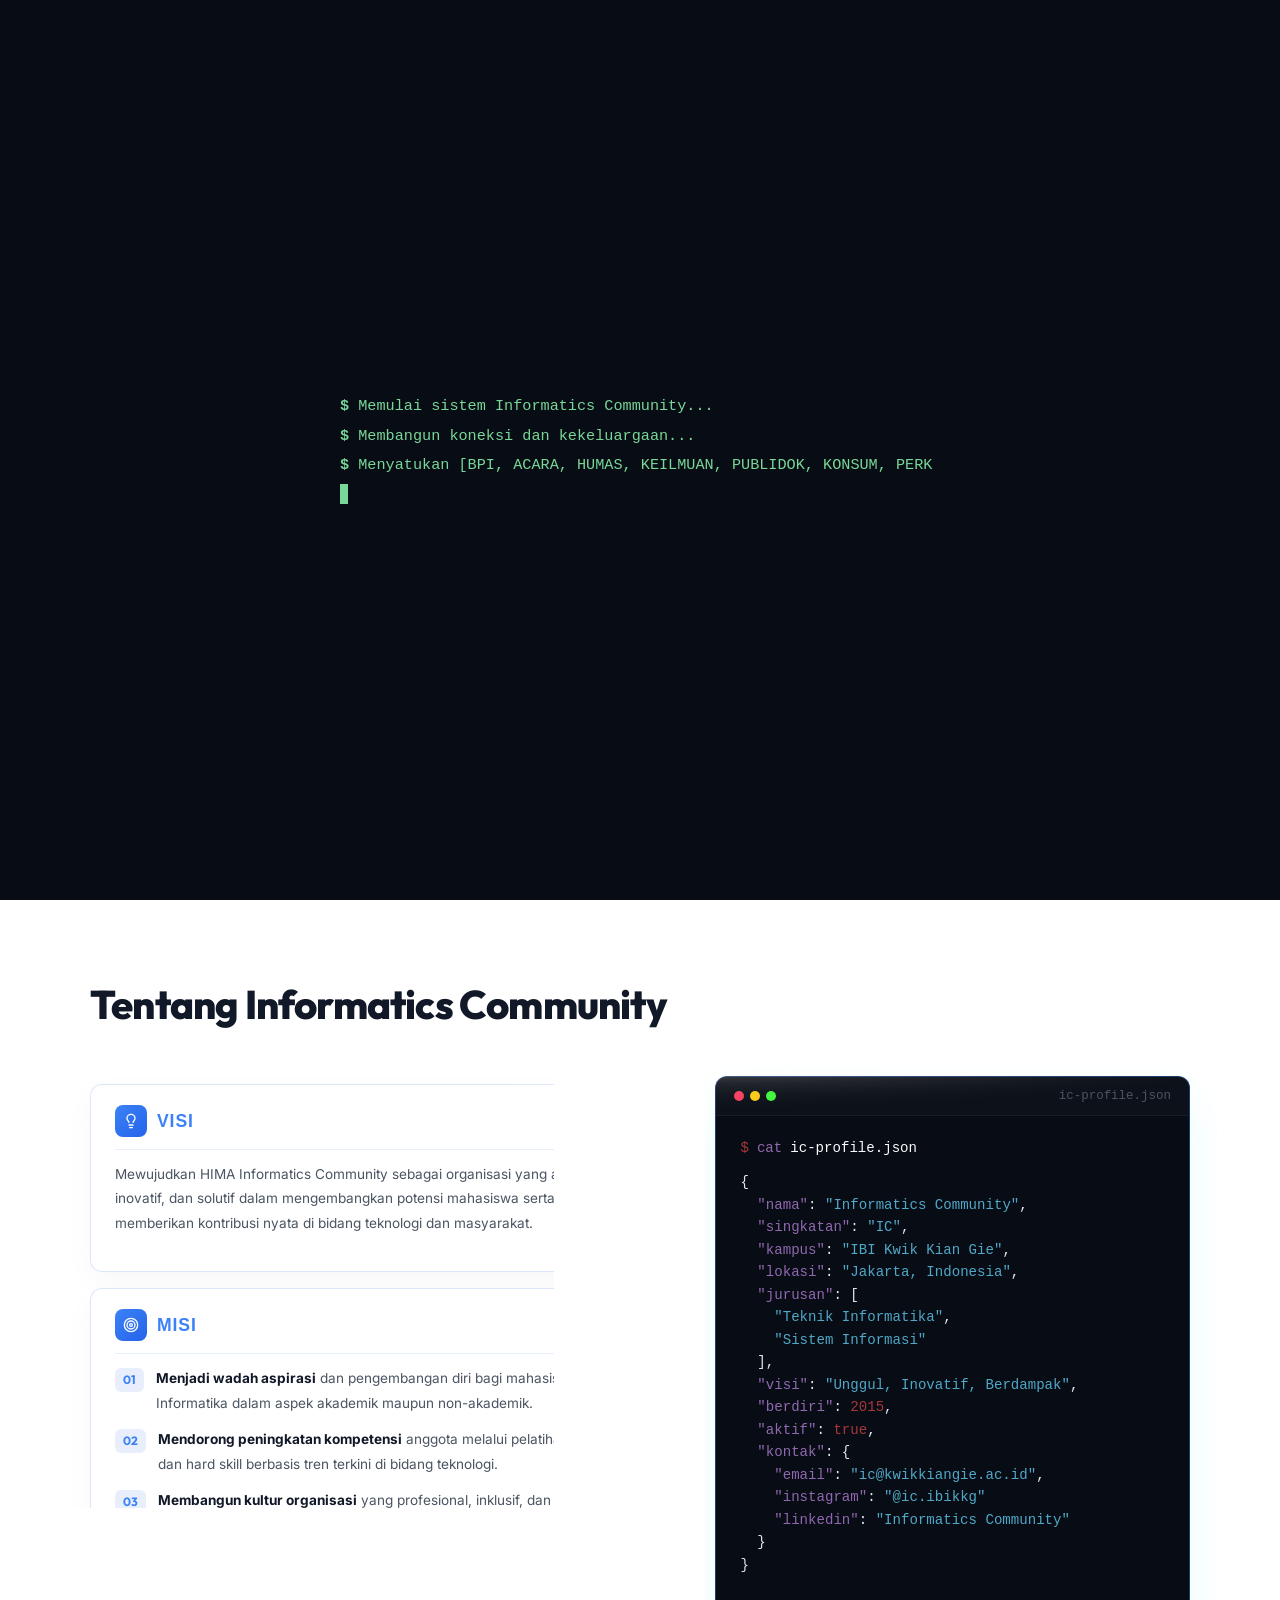
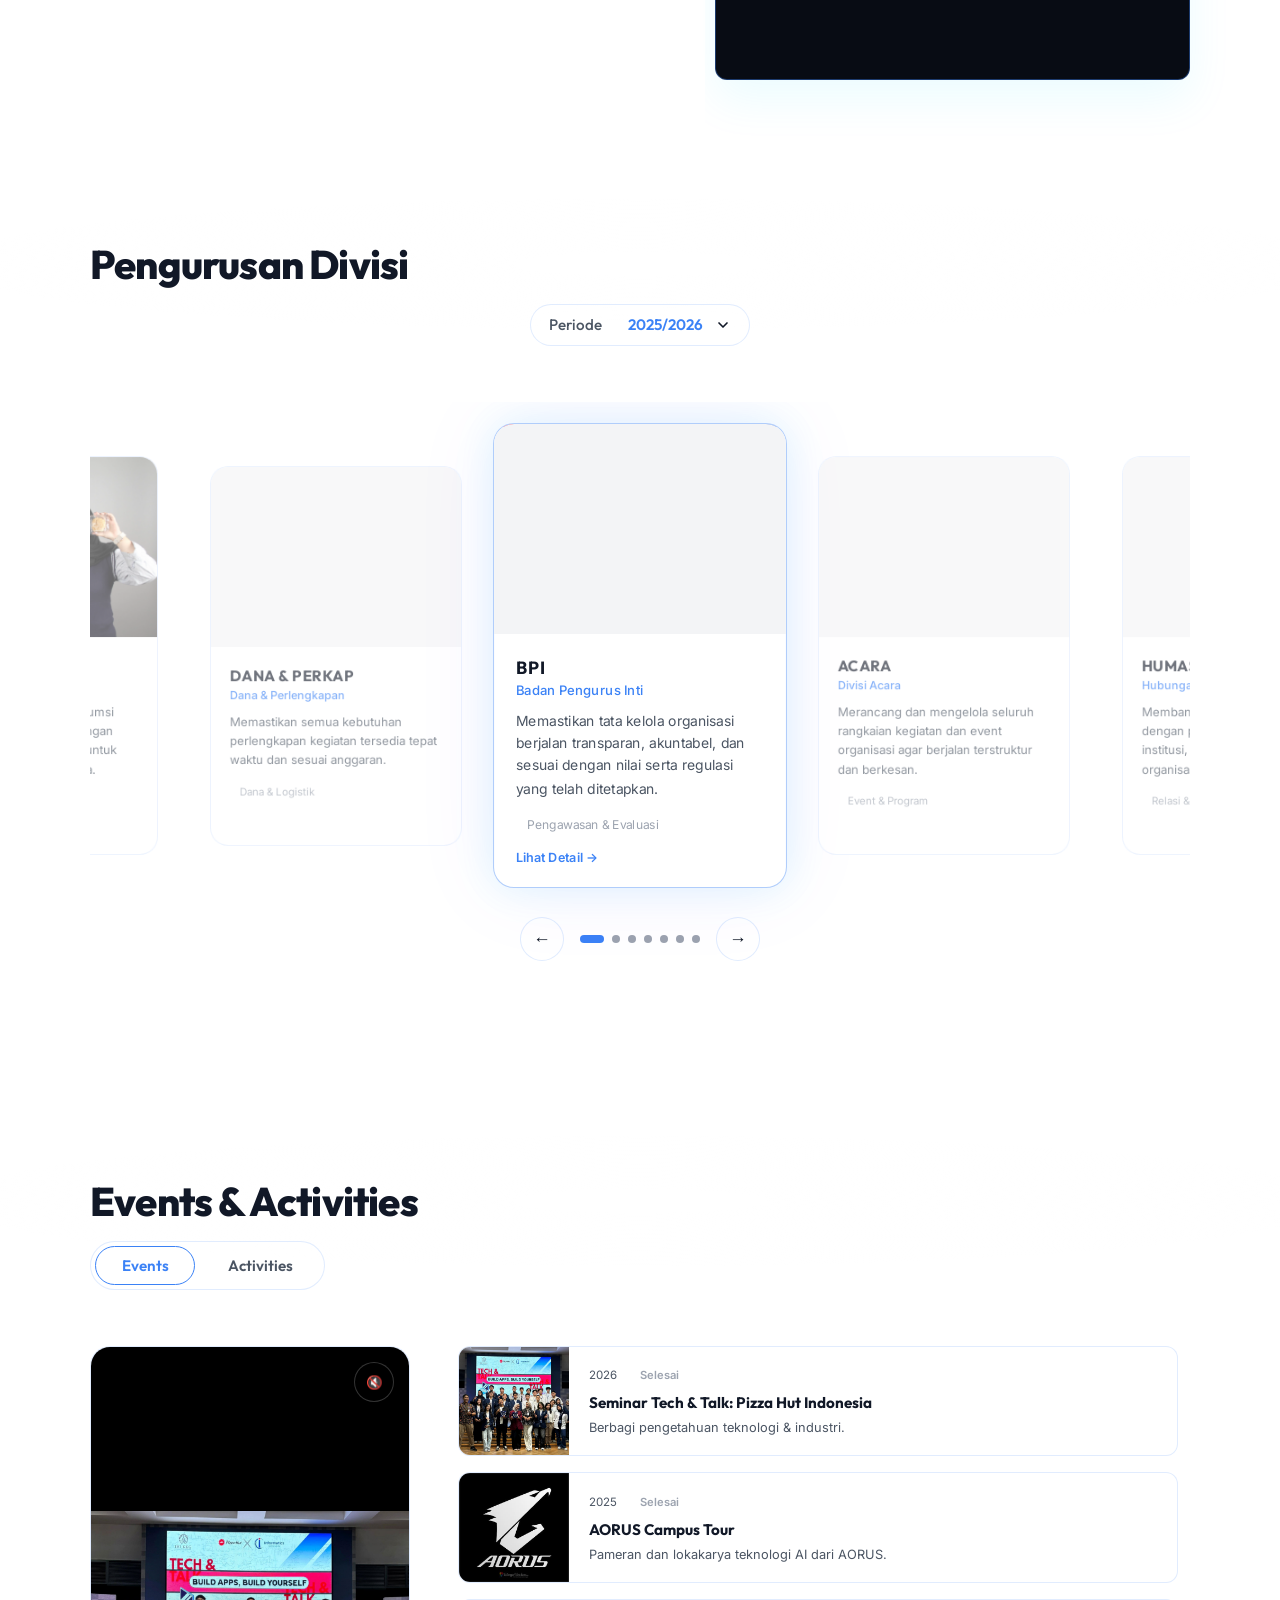
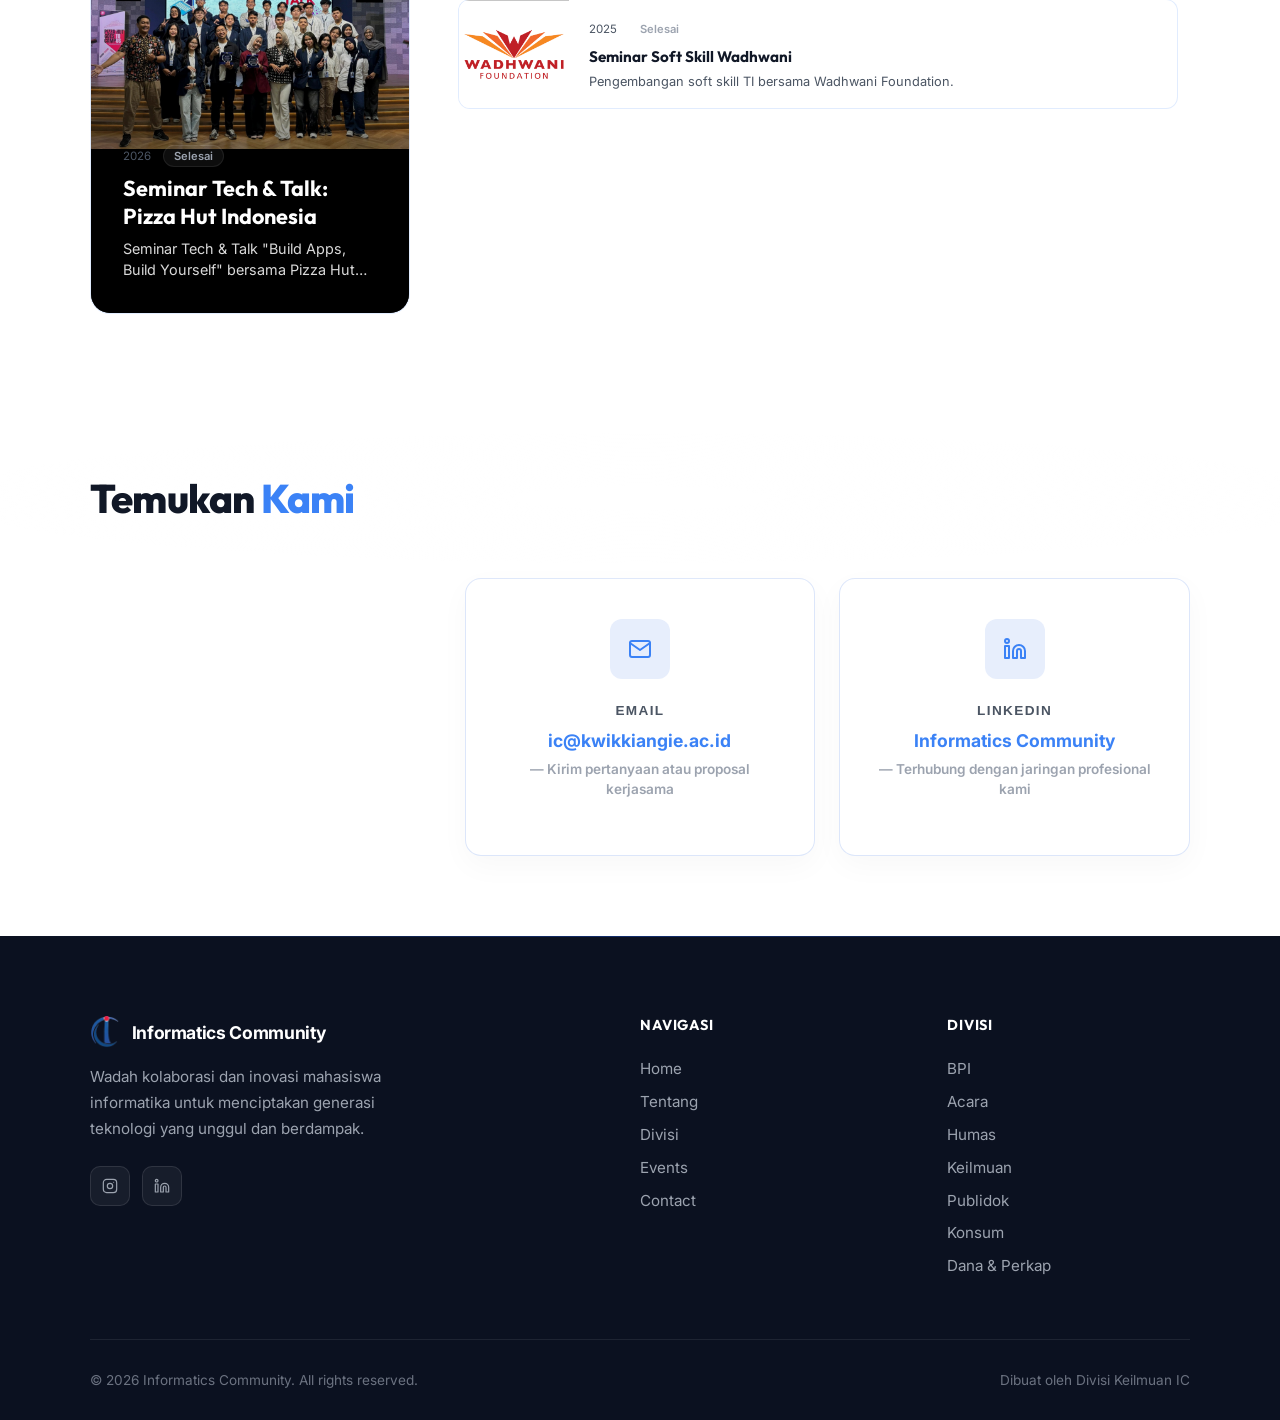
<file: index.html>
<!DOCTYPE html>
<html lang="id">

<head>
  <meta charset="UTF-8">
  <meta name="viewport" content="width=device-width, initial-scale=1.0">
  <title>Informatics Community</title>
  <link
    href="https://fonts.googleapis.com/css2?family=Outfit:wght@300;400;500;600;700&family=Inter:wght@300;400;500;600&display=swap"
    rel="stylesheet">
  <!-- Perubahan: Ditambahkan script untuk mendeteksi apakah tersimpan data bahwa intro website sudah main atau belum, jika udah maka di skip dan tidak akan dimainkan lagi -->
  <script>
    try {
      if (sessionStorage.getItem('ic-intro-seen')) {
        document.documentElement.classList.add('skip-intro');
      }
    } catch (e) { }
  </script>
  <link rel="stylesheet" href="styles.css">
  <link rel="icon" type="image/png" href="images/logoic.png"> <!-- Perubahan 4 November 2026: Membuat favicon muncul ketika hosting di github -->

</head>

<body>
  <!-- IC TERMINAL BOOTLOADER -->
  <div id="ic-loader">
    <div class="loader-terminal" id="loader-terminal">
      <span class="loader-cursor" id="loader-cursor"></span>
    </div>
  </div>

  <!-- FIXED BACKGROUND GLASSMORPHISM -->
  <canvas id="hero-canvas"></canvas>

  <!-- NAV -->
  <nav>
    <a href="#" onclick="window.location.reload(true); return false;" class="nav-logo"
      style="display: flex; align-items: center; justify-content: center;" aria-label="Refresh Homepage">
      <!-- Perubahan: Membuat logo IC lebih besar -->
      <img src="images/logoicnav.png" alt="IC Logo" style="height: 36px; width: auto;">
      <!-- Perubahan 2 Nov 2026: Mengubah Logo IC -->
    </a>
    <ul class="nav-links">
      <li><a href="#home">Home</a></li>
      <li><a href="#about">About</a></li>
      <li><a href="#divisi">Divisi</a></li>
      <li><a href="#events">Events</a></li>
      <li><a href="#contact">Contact</a></li>
    </ul>
    <div style="display: flex; align-items: center; gap: 0.5rem;">
      <button id="theme-toggle" class="theme-btn" aria-label="Toggle Theme">
        <svg class="sun-icon" xmlns="http://www.w3.org/2000/svg" width="20" height="20" viewBox="0 0 24 24" fill="none"
          stroke="currentColor" stroke-width="2" stroke-linecap="round" stroke-linejoin="round" style="display:none;">
          <circle cx="12" cy="12" r="5"></circle>
          <line x1="12" y1="1" x2="12" y2="3"></line>
          <line x1="12" y1="21" x2="12" y2="23"></line>
          <line x1="4.22" y1="4.22" x2="5.64" y2="5.64"></line>
          <line x1="18.36" y1="18.36" x2="19.78" y2="19.78"></line>
          <line x1="1" y1="12" x2="3" y2="12"></line>
          <line x1="21" y1="12" x2="23" y2="12"></line>
          <line x1="4.22" y1="19.78" x2="5.64" y2="18.36"></line>
          <line x1="18.36" y1="5.64" x2="19.78" y2="4.22"></line>
        </svg>
        <svg class="moon-icon" xmlns="http://www.w3.org/2000/svg" width="20" height="20" viewBox="0 0 24 24" fill="none"
          stroke="currentColor" stroke-width="2" stroke-linecap="round" stroke-linejoin="round">
          <path d="M21 12.79A9 9 0 1 1 11.21 3 7 7 0 0 0 21 12.79z"></path>
        </svg>
      </button>
      <button class="hamburger" id="hamburger" aria-label="Toggle menu">
        <span></span><span></span><span></span>
      </button>
    </div>
  </nav>

  <!-- MOBILE MENU -->
  <div class="mobile-menu" id="mobileMenu">
    <ul>
      <li><a href="#home" class="mobile-nav-link">Home</a></li>
      <li><a href="#about" class="mobile-nav-link">Tentang</a></li>
      <li><a href="#divisi" class="mobile-nav-link">Divisi</a></li>
      <li><a href="#events" class="mobile-nav-link">Events</a></li>
      <li><a href="#contact" class="mobile-nav-link">Contact</a></li>
    </ul>
    <div class="mobile-menu-socials">
      <a href="https://www.instagram.com/ic.ibikkg/" target="_blank">
        <svg width="16" height="16" viewBox="0 0 24 24" fill="none" stroke="currentColor" stroke-width="1.8"
          stroke-linecap="round" stroke-linejoin="round">
          <rect x="2" y="2" width="20" height="20" rx="5" />
          <circle cx="12" cy="12" r="4" />
          <circle cx="17.5" cy="6.5" r="0.8" fill="currentColor" stroke="none" />
        </svg>
        Instagram
      </a>
      <a href="https://www.linkedin.com/company/informatics-community-kkgsob/home/" target="_blank">
        <svg width="16" height="16" viewBox="0 0 24 24" fill="none" stroke="currentColor" stroke-width="1.8"
          stroke-linecap="round" stroke-linejoin="round">
          <path d="M16 8a6 6 0 0 1 6 6v7h-4v-7a2 2 0 0 0-2-2 2 2 0 0 0-2 2v7h-4v-7a6 6 0 0 1 6-6z" />
          <rect x="2" y="9" width="4" height="12" />
          <circle cx="4" cy="4" r="2" />
        </svg>
        LinkedIn
      </a>
    </div>
  </div>

  <!-- HERO -->
  <section id="home">
    <div class="hero-content">
      <h1 class="hero-title interactive-title" id="heroTitle">
        <div class="title-line title-word-1">Informatics</div>
        <div class="title-line title-word-2">Community</div>
      </h1>
      <p class="hero-sub" id="heroSub">
        Kami hadir bukan hanya untuk berkumpul, tetapi untuk bertumbuh bersama. Menghubungkan gagasan, memperkuat
        kolaborasi, dan mengubah semangat menjadi karya yang berdampak nyata.
      </p>
      <div class="hero-actions" id="heroActions">
        <a href="join.html" class="btn-hero-join">
          <div class="sweep"></div>
          <span>Pendaftaran Ditutup</span>
          <svg class="join-arrow" width="22" height="22" viewBox="0 0 24 24" fill="none" stroke="currentColor"
            stroke-width="2.5" stroke-linecap="round" stroke-linejoin="round">
            <rect x="3" y="11" width="18" height="11" rx="2" ry="2"></rect>
            <path d="M7 11V7a5 5 0 0 1 10 0v4"></path>
          </svg>
        </a>
      </div>

    </div>
  </section>

  <!-- ABOUT -->
  <section id="about">
    <div class="container">
      <h2 class="section-title">Tentang Informatics Community</h2>
      <div class="about-grid reveal">
        <div class="about-text">
          <div class="vm-container">
            <!-- VISI CARD -->
            <div class="vm-card">
              <div class="vm-header">
                <div class="vm-icon">
                  <!-- Perubahan: Diubah menjadi gambar bola lampu -->
                  <svg width="24" height="24" viewBox="0 0 24 24" fill="none" stroke="currentColor" stroke-width="2"
                    stroke-linecap="round" stroke-linejoin="round">
                    <path d="M9 18h6"></path>
                    <path d="M10 22h4"></path>
                    <path
                      d="M15.09 14c.18-.98.65-1.74 1.41-2.5A4.65 4.65 0 0 0 18 8 6 6 0 0 0 6 8c0 1 .23 2.23 1.5 3.5A4.61 4.61 0 0 1 8.91 14">
                    </path>
                  </svg>
                </div>
                <h3>VISI</h3>
              </div>
              <p class="vm-body">
                Mewujudkan HIMA Informatics Community sebagai organisasi yang aktif, inovatif, dan solutif dalam
                mengembangkan potensi mahasiswa serta memberikan kontribusi nyata di bidang teknologi dan masyarakat.
              </p>
            </div>

            <!-- MISI CARD -->
            <div class="vm-card">
              <div class="vm-header">
                <div class="vm-icon">
                  <!-- Perubahan: Diubah menjadi gambar target -->
                  <svg width="24" height="24" viewBox="0 0 24 24" fill="none" stroke="currentColor" stroke-width="2"
                    stroke-linecap="round" stroke-linejoin="round">
                    <circle cx="12" cy="12" r="10"></circle>
                    <circle cx="12" cy="12" r="6"></circle>
                    <circle cx="12" cy="12" r="2"></circle>
                  </svg>
                </div>
                <h3>MISI</h3>
              </div>
              <div class="vm-body">
                <ul class="misi-list">
                  <li>
                    <span class="misi-bullet">01</span>
                    <p><strong>Menjadi wadah aspirasi</strong> dan pengembangan diri bagi mahasiswa Informatika dalam
                      aspek akademik maupun non-akademik.</p>
                  </li>
                  <li>
                    <span class="misi-bullet">02</span>
                    <p><strong>Mendorong peningkatan kompetensi</strong> anggota melalui pelatihan soft skill dan hard
                      skill berbasis tren terkini di bidang teknologi.</p>
                  </li>
                  <li>
                    <span class="misi-bullet">03</span>
                    <p><strong>Membangun kultur organisasi</strong> yang profesional, inklusif, dan kolaboratif baik
                      internal maupun lintas organisasi.</p>
                  </li>
                  <li>
                    <span class="misi-bullet">04</span>
                    <p><strong>Menciptakan program kerja</strong> yang memberikan dampak positif dan relevan dengan
                      kebutuhan mahasiswa serta masyarakat sekitar.</p>
                  </li>
                  <li>
                    <span class="misi-bullet">05</span>
                    <p><strong>Menjalin relasi strategis</strong> antara mahasiswa, dosen, alumni, dan pihak eksternal
                      guna menciptakan ekosistem yang berdaya saing tinggi.</p>
                  </li>
                </ul>
              </div>
            </div>
          </div>
        </div>

        <!-- Terminal Visual -->
        <div class="about-terminal">
          <div class="terminal-header">
            <div class="terminal-dots">
              <span class="dot dot-red"></span>
              <span class="dot dot-yellow"></span>
              <span class="dot dot-green"></span>
            </div>
            <div class="terminal-title">ic-profile.json</div>
          </div>
          <div class="terminal-body">
            <div class="terminal-line"><span class="prompt">$</span> <span class="cmd">cat</span> <span
                class="arg">ic-profile.json</span></div>
            <div class="terminal-output">
              <pre><code>{
  <span class="json-key">"nama"</span>: <span class="json-val-str">"Informatics Community"</span>,
  <span class="json-key">"singkatan"</span>: <span class="json-val-str">"IC"</span>,
  <span class="json-key">"kampus"</span>: <span class="json-val-str">"IBI Kwik Kian Gie"</span>,
  <span class="json-key">"lokasi"</span>: <span class="json-val-str">"Jakarta, Indonesia"</span>,
  <span class="json-key">"jurusan"</span>: [
    <span class="json-val-str">"Teknik Informatika"</span>,
    <span class="json-val-str">"Sistem Informasi"</span>
  ],
  <span class="json-key">"visi"</span>: <span class="json-val-str">"Unggul, Inovatif, Berdampak"</span>,
  <span class="json-key">"berdiri"</span>: <span class="json-val-num">2015</span>,
  <span class="json-key">"aktif"</span>: <span class="json-val-bool">true</span>,
  <span class="json-key">"kontak"</span>: {
    <span class="json-key">"email"</span>: <span class="json-val-str">"ic@kwikkiangie.ac.id"</span>,
    <span class="json-key">"instagram"</span>: <span class="json-val-str">"@ic.ibikkg"</span>
    <span class="json-key">"linkedin"</span>: <span class="json-val-str">"Informatics Community"</span>
  }
}</code></pre>
            </div>
          </div>
        </div>
      </div>
    </div>
  </section>

  <!-- DIVISI -->
  <section id="divisi">
    <div class="container">
      <h2 class="section-title">Pengurusan Divisi</h2>

      <!-- Perubahan 4 November 2026: Ditambah menu dropdown memilih periode -->
      <!-- Periode kepengurusan: tombol untuk switch antar periode -->
      <div class="period-dropdown" id="periodDropdown">
        <button type="button" class="period-dropdown-btn" id="periodDropdownBtn" aria-haspopup="listbox"
          aria-expanded="false" aria-controls="periodDropdownMenu">
          <span class="period-dropdown-label">Periode</span>
          <span class="period-dropdown-value" id="periodDropdownValue">2025/2026</span>
          <svg class="period-dropdown-chevron" width="16" height="16" viewBox="0 0 24 24" fill="none"
            stroke="currentColor" stroke-width="2.5" stroke-linecap="round" stroke-linejoin="round" aria-hidden="true">
            <polyline points="6 9 12 15 18 9"></polyline>
          </svg>
        </button>
        <ul class="period-dropdown-menu" id="periodDropdownMenu" role="listbox" aria-labelledby="periodDropdownBtn"
          hidden>
          <li class="period-option active" role="option" tabindex="-1" aria-selected="true" data-period="2025-2026">
            2025/2026</li>
          <li class="period-option" role="option" tabindex="-1" aria-selected="false" data-period="2026-2027">2026/2027
          </li>
        </ul>
      </div>

      <!-- PERIODE 2025/2026 -->
      <div class="period-panel" id="period-2025-2026" role="region" aria-labelledby="periodDropdownBtn">
        <div class="carousel-wrapper reveal">
          <div class="carousel-track-outer">
            <div class="carousel-track" id="divisiTrack">
              <!-- BPI -->
              <div class="divisi-card" data-index="0">
                <div class="divisi-img">
                  <!-- Perubahan: Menambah decoding="async" pada meringankan image -->
                  <img loading="lazy" decoding="async" src="images/divisi/ketuawakil.jpg" alt="Badan Pengurus Inti">
                </div>
                <div class="divisi-body">
                  <div class="divisi-name">BPI</div>
                  <div class="divisi-full">Badan Pengurus Inti</div>
                  <div class="divisi-desc">Memastikan tata kelola organisasi berjalan transparan, akuntabel, dan sesuai
                    dengan nilai serta regulasi yang telah ditetapkan.</div>
                  <span class="ph-badge">Pengawasan & Evaluasi</span>
                </div>
              </div>
              <!-- ACARA -->
              <div class="divisi-card" data-index="1">
                <div class="divisi-img">
                  <!-- Perubahan: Menambah decoding="async" pada meringankan image -->
                  <img loading="lazy" decoding="async" src="images/divisi/acara.jpg" alt="Divisi Acara">
                </div>
                <div class="divisi-body">
                  <div class="divisi-name">ACARA</div>
                  <div class="divisi-full">Divisi Acara</div>
                  <div class="divisi-desc">Merancang dan mengelola seluruh rangkaian kegiatan dan event organisasi agar
                    berjalan terstruktur dan berkesan.</div>
                  <span class="ph-badge">Event & Program</span>
                </div>
              </div>
              <!-- HUMAS -->
              <div class="divisi-card" data-index="2">
                <div class="divisi-img">
                  <!-- Perubahan: Menambah decoding="async" pada meringankan image -->
                  <img loading="lazy" decoding="async" src="images/divisi/humas.jpg" alt="Hubungan Masyarakat">
                </div>
                <div class="divisi-body">
                  <div class="divisi-name">HUMAS</div>
                  <div class="divisi-full">Hubungan Masyarakat</div>
                  <div class="divisi-desc">Membangun dan menjaga relasi dengan pihak eksternal, mitra, institusi, serta
                    komunitas lain di luar organisasi.</div>
                  <span class="ph-badge">Relasi & Komunikasi</span>
                </div>
              </div>
              <!-- KEILMUAN -->
              <div class="divisi-card" data-index="3">
                <div class="divisi-img">
                  <!-- Perubahan: Menambah decoding="async" pada meringankan image -->
                  <img loading="lazy" decoding="async" src="images/divisi/keilmuan.jpg" alt="Divisi Keilmuan">
                </div>
                <div class="divisi-body">
                  <div class="divisi-name">KEILMUAN</div>
                  <div class="divisi-full">Divisi Keilmuan</div>
                  <div class="divisi-desc">Mendorong pengembangan ilmu pengetahuan dan kompetensi teknis anggota melalui
                    diskusi, pelatihan, dan program akademik.</div>
                  <span class="ph-badge">Edukasi & Riset</span>
                </div>
              </div>
              <!-- PUBLIDOK -->
              <div class="divisi-card" data-index="4">
                <div class="divisi-img">
                  <!-- Perubahan: Menambah decoding="async" pada meringankan image -->
                  <img loading="lazy" decoding="async" src="images/divisi/publidok.jpg" alt="Publikasi & Dokumentasi">
                </div>
                <div class="divisi-body">
                  <div class="divisi-name">PUBLIDOK</div>
                  <div class="divisi-full">Publikasi & Dokumentasi</div>
                  <div class="divisi-desc">Mengelola konten, publikasi digital, serta mendokumentasikan seluruh kegiatan
                    organisasi secara profesional dan kreatif.</div>
                  <span class="ph-badge">Konten & Media</span>
                </div>
              </div>
              <!-- KONSUM -->
              <div class="divisi-card" data-index="5">
                <div class="divisi-img">
                  <!-- Perubahan: Menambah decoding="async" pada meringankan image -->
                  <img loading="lazy" decoding="async" src="images/divisi/konsumsi.jpg" alt="Divisi Konsumsi">
                </div>
                <div class="divisi-body">
                  <div class="divisi-name">KONSUM</div>
                  <div class="divisi-full">Divisi Konsumsi</div>
                  <div class="divisi-desc">Memastikan kebutuhan konsumsi setiap kegiatan terpenuhi dengan baik,
                    terencana,
                    dan efisien untuk mendukung kelancaran acara.</div>
                  <span class="ph-badge">Logistik & Layanan</span>
                </div>
              </div>
              <!-- DANA & PERKAP -->
              <div class="divisi-card" data-index="6">
                <div class="divisi-img">
                  <!-- Perubahan: Menambah decoding="async" pada meringankan image -->
                  <img loading="lazy" decoding="async" src="images/divisi/perkap.jpg" alt="Dana & Perlengkapan">
                </div>
                <div class="divisi-body">
                  <div class="divisi-name">DANA & PERKAP</div>
                  <div class="divisi-full">Dana & Perlengkapan</div>
                  <div class="divisi-desc">Memastikan semua kebutuhan perlengkapan kegiatan tersedia tepat waktu dan
                    sesuai anggaran.</div>
                  <span class="ph-badge">Dana & Logistik</span>
                </div>
              </div>
            </div>
          </div>
          <div class="carousel-controls">
            <button class="carousel-btn" id="prevBtn">&#8592;</button>
            <div class="carousel-dots" id="carouselDots"></div>
            <button class="carousel-btn" id="nextBtn">&#8594;</button>
          </div>
        </div>
      </div>

      <!-- PERIODE 2026/2027 (dikosongkan dulu) -->
      <div class="period-panel" id="period-2026-2027" role="region" aria-labelledby="periodDropdownBtn" hidden>
        <div class="period-empty">Susunan divisi periode 2026/2027 akan segera hadir.</div>
      </div>
    </div>
  </section>

  <!-- EVENTS -->
  <section id="events">
    <div class="container">
      <!-- Perubahan: Mengubah Events & Program -> Events & Activities, serta tombol untuk switch antar tab -->
      <h2 class="section-title">Events & Activities</h2>

      <!-- TAB SWITCHER -->
      <div class="events-tabs" role="tablist">
        <button type="button" class="events-tab active" role="tab" id="tab-btn-events" aria-selected="true"
          aria-controls="panel-events" data-tab="events">Events</button>
        <button type="button" class="events-tab" role="tab" id="tab-btn-activities" aria-selected="false"
          aria-controls="panel-activities" data-tab="activities">Activities</button>
      </div>

      <!-- PANEL: EVENTS (semua yang tadinya ada) -->
      <div class="events-panel" id="panel-events" role="tabpanel" aria-labelledby="tab-btn-events">
        <div class="events-layout reveal">
          <!-- FEATURED: Event terakhir (kiri besar) -->
          <div class="event-featured" id="featured-container" style="transition: opacity 0.3s ease;">
            <!-- Mute/Unmute Button -->
            <!-- Perubahan: Membuat video lebih ringan dengan menghilangkan transition dan blur tombol mute -->
            <button id="mute-btn" onclick="toggleMute()"
              style="position: absolute; top: 15px; right: 15px; z-index: 10; background: rgba(0,0,0,0.6); border: 1px solid rgba(255,255,255,0.2); border-radius: 50%; width: 40px; height: 40px; display: flex; align-items: center; justify-content: center; color: white; cursor: pointer;">
              <span id="mute-icon">🔇</span>
            </button>
            <div class="event-thumb"
              style="background: #000; display: flex; align-items: center; justify-content: center; overflow: hidden; padding: 0;">
              <!-- Perubahan: Membuat video lebih ringan dengan mempreload metadatanya -->
              <video id="featured-video" src="images/events/pizzahutphi.mp4" poster="images/events/pizza-hut.jpg"
                preload="metadata" loop muted playsinline disablepictureinpicture
                style="width: 100%; height: 100%;"></video>
            </div>
            <div class="event-body">
              <div class="event-meta">
                <span id="featured-year">2026</span>
                <span class="event-status past" id="featured-status">Selesai</span>
              </div>
              <div class="event-title" id="featured-title">Seminar Tech & Talk: Pizza Hut Indonesia</div>
              <div class="event-desc" id="featured-desc">Seminar Tech & Talk "Build Apps, Build Yourself" bersama Pizza
                Hut Indonesia — berbagi pengetahuan tentang teknologi dan industri untuk mempersiapkan mahasiswa
                menghadapi tantangan dunia kerja digital.</div>
            </div>
          </div>
          <!-- SIDEBAR: Cards lainnya (kanan, bisa scroll) -->
          <div class="events-sidebar">
            <!-- Card 1: Pizza Hut -->
            <div class="event-card reveal" style="cursor: pointer;"
              onclick="changeFeaturedEvent('images/events/pizzahutphi.mp4', '2026', 'Selesai', 'past', 'Seminar Tech & Talk: Pizza Hut Indonesia', 'Seminar Tech & Talk &quot;Build Apps, Build Yourself&quot; bersama Pizza Hut Indonesia — berbagi pengetahuan tentang teknologi dan industri untuk mempersiapkan mahasiswa menghadapi tantangan dunia kerja digital.')">
              <div class="event-thumb" style="overflow: hidden; padding: 0;">
                <!-- Perubahan: Menambah decoding="async" pada meringankan image -->
                <img loading="lazy" decoding="async" src="images/events/pizza-hut.jpg" alt="PHI"
                  style="width: 100%; height: 100%; object-fit: cover;">
              </div>
              <div class="event-body">
                <div class="event-meta">
                  <span>2026</span>
                  <span class="event-status past">Selesai</span>
                </div>
                <div class="event-title">Seminar Tech & Talk: Pizza Hut Indonesia</div>
                <div class="event-desc">Berbagi pengetahuan teknologi & industri.</div>
              </div>
            </div>
            <!-- Card 2: AORUS -->
            <div class="event-card reveal" style="cursor: pointer;"
              onclick="changeFeaturedEvent('images/events/aorus.mp4', '2025', 'Selesai', 'past', 'AORUS Campus Tour: Workshop & Kompetisi AI', 'AORUS Campus Tour adalah acara pameran dan lokakarya teknologi yang memperkenalkan AI kepada mahasiswa melalui kolaborasi kampus dengan industri teknologi global AORUS.')">
              <div class="event-thumb" style="overflow: hidden; padding: 0;">
                <!-- Perubahan: Menambah decoding="async" pada meringankan image -->
                <img loading="lazy" decoding="async" src="images/events/AORUS.jpg" alt="AORUS"
                  style="width: 100%; height: 100%; object-fit: cover;">
              </div>
              <div class="event-body">
                <div class="event-meta">
                  <span>2025</span>
                  <span class="event-status past">Selesai</span>
                </div>
                <div class="event-title">AORUS Campus Tour</div>
                <div class="event-desc">Pameran dan lokakarya teknologi AI dari AORUS.</div>
              </div>
            </div>
            <!-- Card 3: Wadhwani -->
            <div class="event-card reveal" style="cursor: pointer;"
              onclick="changeFeaturedEvent('images/events/wadhwani.mp4', '2025', 'Selesai', 'past', 'Seminar Soft Skill bersama Wadhwani Foundation', 'Seminar pengembangan soft skill di bidang Teknologi Informasi, bekerja sama dengan Wadhwani Foundation. Dirancang khusus agar mahasiswa lebih siap menghadapi tantangan dunia kerja dengan kemampuan non-teknis yang solid.')">
              <div class="event-thumb" style="overflow: hidden; padding: 0;">
                <!-- Perubahan: Menambah decoding="async" pada meringankan image -->
                <img loading="lazy" decoding="async" src="images/events/WADHWANI.png" alt="Wadhwani"
                  style="width: 100%; height: 100%; object-fit: cover;">
              </div>
              <div class="event-body">
                <div class="event-meta">
                  <span>2025</span>
                  <span class="event-status past">Selesai</span>
                </div>
                <div class="event-title">Seminar Soft Skill Wadhwani</div>
                <div class="event-desc">Pengembangan soft skill TI bersama Wadhwani Foundation.</div>
              </div>
            </div>
          </div>
        </div>
      </div>

      <!-- Perubahan 4 November 2026: Menambah beberapa activities -->
      <!-- PANEL: ACTIVITIES -->
      <div class="events-panel" id="panel-activities" role="tabpanel" aria-labelledby="tab-btn-activities" hidden>
        <div class="events-layout">
          <!-- FEATURED: Event terakhir (kiri besar) -->
          <div class="event-featured" id="act-featured-container" style="transition: opacity 0.3s ease;">
            <!-- Mute/Unmute Button -->
            <!-- Perubahan: Membuat video lebih ringan dengan menghilangkan transition dan blur tombol mute -->
            <button id="act-mute-btn" onclick="toggleActivityMute()"
              style="position: absolute; top: 15px; right: 15px; z-index: 10; background: rgba(0,0,0,0.6); border: 1px solid rgba(255,255,255,0.2); border-radius: 50%; width: 40px; height: 40px; display: flex; align-items: center; justify-content: center; color: white; cursor: pointer;">
              <span id="act-mute-icon">🔇</span>
            </button>
            <div class="event-thumb"
              style="background: #000; display: flex; align-items: center; justify-content: center; overflow: hidden; padding: 0;">
              <!-- Perubahan: Membuat video lebih ringan dengan mempreload metadatanya -->
              <video id="act-featured-video" src="images/activities/pelantikan2627.mp4"
                poster="images/activities/pelantikan2627.jpg" preload="metadata" loop muted playsinline
                disablepictureinpicture style="width: 100%; height: 100%;"></video>
            </div>
            <div class="event-body">
              <div class="event-meta">
                <span id="act-featured-year">2026</span>
                <span class="event-status past" id="act-featured-status">Selesai</span>
              </div>
              <div class="event-title" id="act-featured-title">Pelantikan Pengurus IC Periode 26/27</div>
              <div class="event-desc" id="act-featured-desc">Pelantikan pengurus IC baru dan mengawali kepengurusan IC
                periode 2026/2027.</div>
            </div>
          </div>
          <!-- SIDEBAR: Cards lainnya (kanan, bisa scroll) -->
          <div class="events-sidebar">
            <!-- Card 1: Pelantikan Periode 26/27 -->
            <div class="event-card" style="cursor: pointer;"
              onclick="changeFeaturedActivity('images/activities/pelantikan2627.mp4', '2026', 'Selesai', 'past', 'Pelantikan IC Periode 26/27', 'Pelantikan pengurus IC baru dan mengawali kepengurusan IC periode 2026/2027 secara resmi.')">
              <div class="event-thumb" style="overflow: hidden; padding: 0;">
                <!-- Perubahan: Menambah decoding="async" pada meringankan image -->
                <img loading="eager" fetchpriority="low" decoding="async" src="images/activities/pelantikan2627.jpg"
                  alt="Pelantikan 26/27" style="width: 100%; height: 100%; object-fit: cover;">
              </div>
              <div class="event-body">
                <div class="event-meta">
                  <span>2026</span>
                  <span class="event-status past">Selesai</span>
                </div>
                <div class="event-title">Pelantikan IC Periode 26/27</div>
                <div class="event-desc">Melantik pengurus baru dan mengawali IC periode 2026/2027.</div>
              </div>
            </div>
            <!-- Card 2: Welcome Party IC 2026 -->
            <div class="event-card" style="cursor: pointer;"
              onclick="changeFeaturedActivity('images/activities/wp26.mp4', '2026', 'Selesai', 'past', 'Welcome Party IC', 'Welcome Party Hima SI/TI adalah di mana kita bisa ketemu, kenalan, dan seru-seruan bersama temen-temen angkatan baru. Menjadi awal perjalanan seru di kampus dan HIMA IC.')">
              <div class="event-thumb" style="overflow: hidden; padding: 0;">
                <!-- Perubahan: Menambah decoding="async" pada meringankan image -->
                <img loading="eager" fetchpriority="low" decoding="async" src="images/activities/wp26.jpg"
                  alt="Welcome Party 2026" style="width: 100%; height: 100%; object-fit: cover;">
              </div>
              <div class="event-body">
                <div class="event-meta">
                  <span>2026</span>
                  <span class="event-status past">Selesai</span>
                </div>
                <div class="event-title">Welcome Party IC</div>
                <div class="event-desc">Merajut kebersamaan dan menyambut generasi informatika baru.</div>
              </div>
            </div>
            <!-- Card 3: HIMA Fest 2026 -->
            <div class="event-card" style="cursor: pointer;"
              onclick="changeFeaturedActivity('images/activities/hima_fest26.mp4', '2026', 'Selesai', 'past', 'HIMA Fest 2026', 'HIMA Fest adalah di mana kita jualan jajanan dan minuman segar, serta berbicara langsung dengan teman-teman maba.')">
              <div class="event-thumb" style="overflow: hidden; padding: 0;">
                <!-- Perubahan: Menambah decoding="async" pada meringankan image -->
                <img loading="eager" fetchpriority="low" decoding="async" src="images/activities/hima_fest26.jpeg"
                  alt="HIMA Fest 2026" style="width: 100%; height: 100%; object-fit: cover;">
              </div>
              <div class="event-body">
                <div class="event-meta">
                  <span>2026</span>
                  <span class="event-status past">Selesai</span>
                </div>
                <div class="event-title">HIMA Fest 2026</div>
                <div class="event-desc">Menjual jajanan dan menyambut teman - teman maba.</div>
              </div>
            </div>
            <!-- Card 4: HIMA Session 2026 -->
            <div class="event-card" style="cursor: pointer;"
              onclick="changeFeaturedActivity('images/activities/hima_sess26.mp4', '2026', 'Selesai', 'past', 'HIMA Session 2026', 'Maba-Maba HIMA IC melihat langsung keseruan program kerja, fasilitas, sampai pengenalan keluarga besar HIMA Sistem Informasi & Teknik Informatika IBIKKG serta dosen-dosennya.')">
              <div class="event-thumb" style="overflow: hidden; padding: 0;">
                <!-- Perubahan: Menambah decoding="async" pada meringankan image -->
                <img loading="eager" fetchpriority="low" decoding="async" src="images/activities/hima_sess26.jpg"
                  alt="Hima Session 2026" style="width: 100%; height: 100%; object-fit: cover;">
              </div>
              <div class="event-body">
                <div class="event-meta">
                  <span>2026</span>
                  <span class="event-status past">Selesai</span>
                </div>
                <div class="event-title">HIMA Session 2026</div>
                <div class="event-desc">Pengenalan program kerja dan keluarga besar HIMA IC.</div>
              </div>
            </div>
          </div>
        </div>
      </div>
    </div>
  </section>

  <!-- CONTACT -->
  <section id="contact">
    <div class="container">
      <h2 class="section-title">Temukan <span class="gradient-text">Kami</span></h2>
      <div class="contact-cards reveal">
        <!-- INSTAGRAM -->
        <a href="https://www.instagram.com/ic.ibikkg/" target="_blank" class="contact-card">
          <div class="contact-card-icon">
            <svg width="24" height="24" viewBox="0 0 24 24" fill="none" stroke="currentColor" stroke-width="2"
              stroke-linecap="round" stroke-linejoin="round">
              <rect x="2" y="2" width="20" height="20" rx="5" />
              <circle cx="12" cy="12" r="4" />
              <circle cx="17.5" cy="6.5" r="0.8" fill="currentColor" stroke="none" />
            </svg>
          </div>
          <div class="contact-card-text">
            <div class="contact-card-label">INSTAGRAM</div>
            <div class="contact-card-value">
              <strong>@ic.ibikkg</strong> <span class="contact-card-sub">— Follow untuk update terbaru kegiatan
                IC</span>
            </div>
          </div>
        </a>

        <!-- EMAIL -->
        <a href="mailto:ic@kwikkiangie.ac.id" target="_blank" class="contact-card">
          <div class="contact-card-icon">
            <svg width="24" height="24" viewBox="0 0 24 24" fill="none" stroke="currentColor" stroke-width="2"
              stroke-linecap="round" stroke-linejoin="round">
              <path d="M4 4h16c1.1 0 2 .9 2 2v12c0 1.1-.9 2-2 2H4c-1.1 0-2-.9-2-2V6c0-1.1.9-2 2-2z" />
              <polyline points="22,6 12,13 2,6" />
            </svg>
          </div>
          <div class="contact-card-text">
            <div class="contact-card-label">EMAIL</div>
            <div class="contact-card-value">
              <strong>ic@kwikkiangie.ac.id</strong> <span class="contact-card-sub">— Kirim pertanyaan atau proposal
                kerjasama</span>
            </div>
          </div>
        </a>
        <!-- LINKEDIN -->
        <a href="https://www.linkedin.com/company/informatics-community-kkgsob/home/" target="_blank" class="contact-card">
          <div class="contact-card-icon">
            <svg width="24" height="24" viewBox="0 0 24 24" fill="none" stroke="currentColor" stroke-width="2"
              stroke-linecap="round" stroke-linejoin="round">
              <path d="M16 8a6 6 0 0 1 6 6v7h-4v-7a2 2 0 0 0-2-2 2 2 0 0 0-2 2v7h-4v-7a6 6 0 0 1 6-6z" />
              <rect x="2" y="9" width="4" height="12" />
              <circle cx="4" cy="4" r="2" />
            </svg>
          </div>
          <div class="contact-card-text">
            <div class="contact-card-label">LINKEDIN</div>
            <div class="contact-card-value">
              <strong>Informatics Community</strong> <span class="contact-card-sub">— Terhubung dengan jaringan
                profesional kami</span>
            </div>
          </div>
        </a>

      </div>


    </div>
  </section>

  <!-- FOOTER -->
  <footer>
    <div class="footer-inner">
      <div class="footer-top">
        <div class="footer-brand">
          <a href="#home" class="nav-logo"
            style="font-size:1.1rem; display: flex; align-items: center; gap: 12px; margin-bottom: 1rem;">
            <img src="images/logoic.png" alt="IC Logo" style="height: 32px; width: auto;">
            Informatics Community
          </a>
          <p>Wadah kolaborasi dan inovasi mahasiswa informatika untuk menciptakan generasi teknologi yang unggul dan
            berdampak.</p>
          <div class="socials">
            <a href="https://www.instagram.com/ic.ibikkg/" target="_blank" title="Instagram">
              <svg width="16" height="16" viewBox="0 0 24 24" fill="none" stroke="currentColor" stroke-width="1.8"
                stroke-linecap="round" stroke-linejoin="round">
                <rect x="2" y="2" width="20" height="20" rx="5" />
                <circle cx="12" cy="12" r="4" />
                <circle cx="17.5" cy="6.5" r="0.8" fill="currentColor" stroke="none" />
              </svg>
            </a>
            <a href="https://www.linkedin.com/company/informatics-community-kkgsob/home/" target="_blank" title="LinkedIn">
              <svg width="16" height="16" viewBox="0 0 24 24" fill="none" stroke="currentColor" stroke-width="1.8"
                stroke-linecap="round" stroke-linejoin="round">
                <path d="M16 8a6 6 0 0 1 6 6v7h-4v-7a2 2 0 0 0-2-2 2 2 0 0 0-2 2v7h-4v-7a6 6 0 0 1 6-6z" />
                <rect x="2" y="9" width="4" height="12" />
                <circle cx="4" cy="4" r="2" />
              </svg>
            </a>
          </div>
        </div>
        <div class="footer-col">
          <h4>Navigasi</h4>
          <ul>
            <li><a href="#home">Home</a></li>
            <li><a href="#about">Tentang</a></li>
            <li><a href="#divisi">Divisi</a></li>
            <li><a href="#events">Events</a></li>
            <li><a href="#contact">Contact</a></li>
          </ul>
        </div>
        <div class="footer-col">
          <h4>Divisi</h4>
          <ul>
            <!-- Perubahan: Ketika link divisi di footer di klik, langsung ke divisi tersebut -->
            <li><a href="#divisi" data-divisi="0">BPI</a></li>
            <li><a href="#divisi" data-divisi="1">Acara</a></li>
            <li><a href="#divisi" data-divisi="2">Humas</a></li>
            <li><a href="#divisi" data-divisi="3">Keilmuan</a></li>
            <li><a href="#divisi" data-divisi="4">Publidok</a></li>
            <li><a href="#divisi" data-divisi="5">Konsum</a></li>
            <li><a href="#divisi" data-divisi="6">Dana & Perkap</a></li>
          </ul>
        </div>
      </div>
      <div class="footer-bottom">
        <div class="footer-copy">&copy; 2026 Informatics Community. All rights reserved.</div>
        <div class="footer-tagline">Dibuat oleh Divisi Keilmuan IC</div>
      </div>
    </div>
  </footer>

  <!-- DIVISI OVERLAY PAGE -->
  <div class="divisi-overlay" id="divisiOverlay">
    <div class="divisi-overlay-topbar">
      <!-- Perubahan: Menghilangkan logo IC agar tombol ← Kembali lebih rapi -->
      <button class="btn-ghost" style="padding: 0.5rem 1.2rem; font-size: 0.85rem;" onclick="closeDivisiPage()">
        ← Kembali
      </button>
    </div>
    <div class="divisi-page" id="divisiPageContent">
      <!-- Content injected by JS -->
    </div>
  </div>

  <script src="script.js"></script>
</body>

</html>
</file>
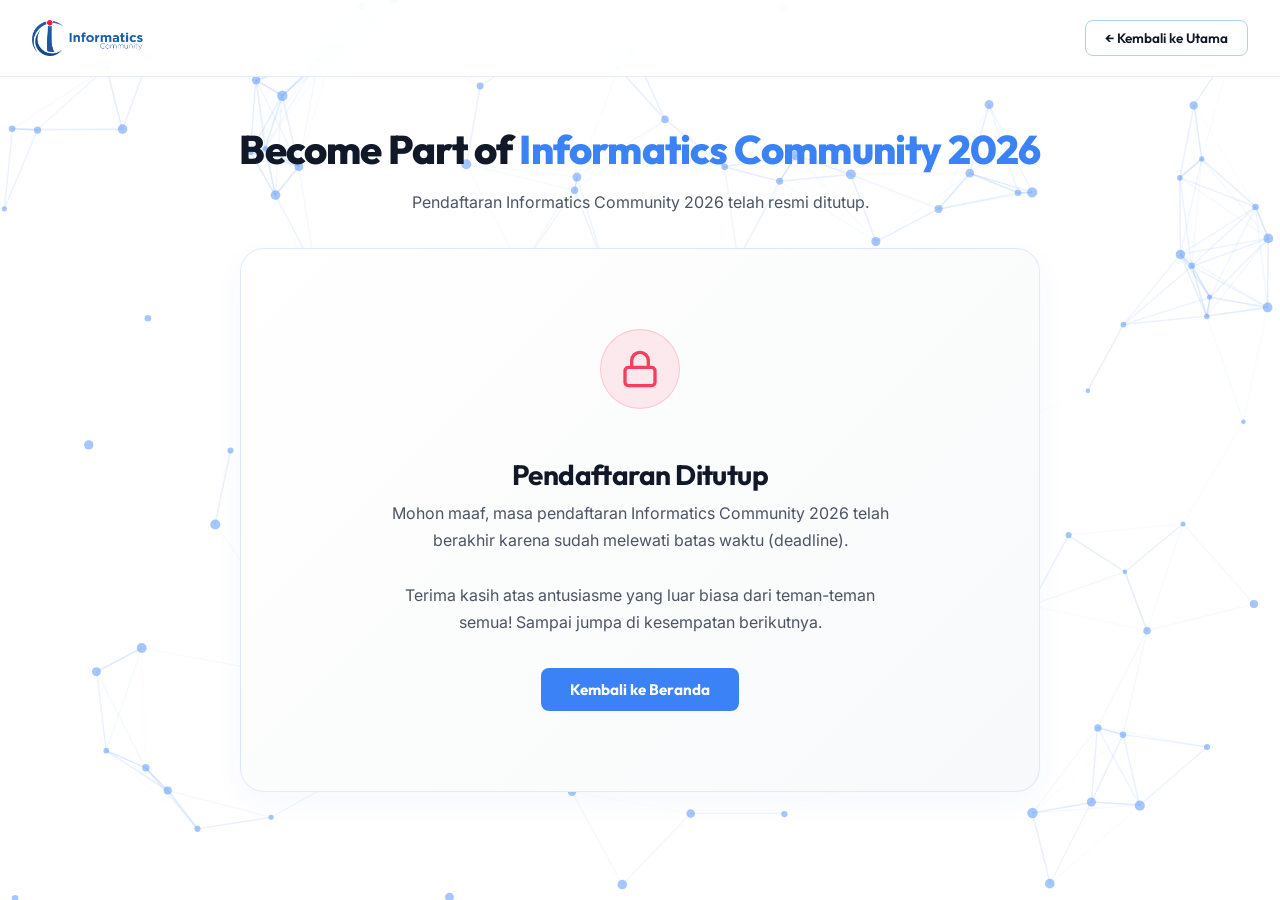
<file: join.html>
<!DOCTYPE html>
<html lang="id">
<head>
<meta charset="UTF-8">
<meta name="viewport" content="width=device-width, initial-scale=1.0">
<title>Form Pendaftaran - Informatics Community</title>
<link href="https://fonts.googleapis.com/css2?family=Outfit:wght@300;400;500;600;700&family=Inter:wght@300;400;500;600&display=swap" rel="stylesheet">
<link rel="stylesheet" href="styles.css">
<link rel="icon" type="image/png" href="images/logoic.png"> <!-- Perubahan 4 November 2026: Membuat favicon muncul ketika hosting di github -->
</head>
<body class="join-page-body">

<!-- MATRIX BACKGROUND CANVAS -->
<canvas id="hero-canvas"></canvas>

<div class="join-page-wrapper">
  <!-- TOPBAR -->
  <div class="join-page-topbar">
    <a href="index.html" class="nav-logo">
      <img src="images/logoicnav.png" alt="IC Logo" style="height: 36px; width: auto;"> <!-- Perubahan 2 Nov 2026: Mengubah Logo IC -->
    </a>
    <a href="index.html" class="btn-ghost" style="padding: 0.5rem 1.2rem; font-size: 0.85rem;">
      ← Kembali ke Utama
    </a>
  </div>

  <!-- MAIN CONTAINER -->
  <div class="join-page-content">
    <div class="join-header-text" style="text-align: center; margin-bottom: 2rem;">
      <h1 class="section-title">Become Part of <span class="gradient-text">Informatics Community 2026</span></h1>
      <p class="section-desc" style="margin: 0 auto;">
        Pendaftaran Informatics Community 2026 telah resmi ditutup.
      </p>
    </div>

    <div class="join-container">
      <!-- SUCCESS SCREEN -->
      <div id="joinSuccessState" class="success-state" style="display: none;">
        <div class="success-icon-wrap">
          <svg class="checkmark-svg" xmlns="http://www.w3.org/2000/svg" viewBox="0 0 52 52">
            <circle class="checkmark-circle" cx="26" cy="26" r="25" fill="none"/>
            <path class="checkmark-check" fill="none" d="M14.1 27.2l7.1 7.2 16.7-16.8"/>
          </svg>
        </div>
        <h3 class="success-title">Pendaftaran Berhasil!</h3>
        <p id="joinSuccessMessage" class="success-message">
          Terima kasih telah mendaftar. Kami akan menghubungi Anda segera.
        </p>
        <div style="display: flex; gap: 1rem; flex-wrap: wrap; justify-content: center; margin-top: 1.5rem;">
          <button type="button" class="btn-primary" onclick="resetJoinForm()">
            <span>Daftar Kembali</span>
          </button>
          <a href="index.html" class="btn-ghost">
            <span>Kembali ke Beranda</span>
          </a>
        </div>
      </div>

      <!-- CLOSED SCREEN -->
      <div id="joinClosedState" class="success-state" style="display: flex; flex-direction: column; align-items: center; text-align: center; padding: 2rem 1rem;">
        <div class="success-icon-wrap" style="display: flex; align-items: center; justify-content: center; background: rgba(244, 63, 94, 0.1); color: #f43f5e; border: 1px solid rgba(244, 63, 94, 0.2); border-radius: 50%;">
          <svg width="40" height="40" viewBox="0 0 24 24" fill="none" stroke="currentColor" stroke-width="2" stroke-linecap="round" stroke-linejoin="round">
            <rect x="3" y="11" width="18" height="11" rx="2" ry="2"></rect>
            <path d="M7 11V7a5 5 0 0 1 10 0v4"></path>
          </svg>
        </div>
        <h3 class="success-title" style="margin-top: 1.5rem; margin-bottom: 0.5rem; font-size: 1.75rem;">Pendaftaran Ditutup</h3>
        <p class="success-message" style="max-width: 500px; margin: 0 auto;">
          Mohon maaf, masa pendaftaran Informatics Community 2026 telah berakhir karena sudah melewati batas waktu (deadline).<br><br>Terima kasih atas antusiasme yang luar biasa dari teman-teman semua! Sampai jumpa di kesempatan berikutnya.
        </p>
        <div style="display: flex; gap: 1rem; flex-wrap: wrap; justify-content: center; margin-top: 2rem;">
          <a href="index.html" class="btn-primary" style="justify-content: center;">
            <span>Kembali ke Beranda</span>
          </a>
        </div>
      </div>

      <!-- FORM (HIDDEN BECAUSE DEADLINE HAS PASSED) -->
      <form id="joinForm" onsubmit="handleJoinSubmit(event)" style="display: none;">
        <div class="form-grid">
          <div class="form-group">
            <label for="join-name">Nama Lengkap</label>
            <input type="text" id="join-name" name="name" placeholder="Masukkan nama lengkap Anda" required autocomplete="name">
          </div>
          <div class="form-group">
            <label for="join-nim">NIM (Nomor Induk Mahasiswa)</label>
            <input type="text" id="join-nim" name="nim" placeholder="Contoh: 12210001" required pattern="\d+" title="NIM harus berupa angka saja">
          </div>
          <div class="form-group">
            <label for="join-prodi">Program Studi</label>
            <select id="join-prodi" name="prodi" required>
              <option value="" disabled selected>Pilih Program Studi</option>
              <option value="Teknik Informatika">Teknik Informatika</option>
              <option value="Sistem Informasi">Sistem Informasi</option>
            </select>
          </div>
          <div class="form-group">
            <label for="join-angkatan">Angkatan</label>
            <select id="join-angkatan" name="angkatan" required>
              <option value="" disabled selected>Pilih Angkatan</option>
              <option value="2024">2024</option>
              <option value="2025">2025</option>
              <option value="2026">2026</option>
            </select>
          </div>
          <div class="form-group">
            <label for="join-email">Email Mahasiswa</label>
            <input type="email" id="join-email" name="email" placeholder="NIM@student.kwikkiangie.ac.id" required autocomplete="email">
          </div>
          <div class="form-group">
            <label for="join-whatsapp">Nomor WhatsApp</label>
            <input type="tel" id="join-whatsapp" name="whatsapp" placeholder="Contoh: 081234567890" required autocomplete="tel">
          </div>
          <div class="form-group">
            <label for="join-divisi1">Divisi Pilihan 1</label>
            <select id="join-divisi1" name="divisi1" required>
              <option value="" disabled selected>Pilih Divisi Pilihan 1</option>
              <option value="Divisi Sekretaris">Sekretaris</option>
              <option value="Divisi Bendahara">Bendahara</option>
              <option value="Divisi Acara">Divisi Acara</option>
              <option value="Divisi Humas & Dana">Divisi Humas & Dana</option>
              <option value="Divisi Keilmuan">Divisi Keilmuan</option>
              <option value="Divisi Publidok">Divisi Publidok</option>
              <option value="Divisi Perlengkapan">Divisi Perlengkapan</option>
            </select>
          </div>
          <div class="form-group">
            <label for="join-divisi2">Divisi Pilihan 2</label>
            <select id="join-divisi2" name="divisi2" required>
              <option value="" disabled selected>Pilih Divisi Pilihan 2</option>
              <option value="Divisi Sekretaris">Sekretaris</option>
              <option value="Divisi Bendahara">Bendahara</option>
              <option value="Divisi Acara">Divisi Acara</option>
              <option value="Divisi Humas & Dana">Divisi Humas & Dana</option>
              <option value="Divisi Keilmuan">Divisi Keilmuan</option>
              <option value="Divisi Publidok">Divisi Publidok</option>
              <option value="Divisi Perlengkapan">Divisi Perlengkapan</option>
            </select>
          </div>
          <div class="form-group col-span-2">
            <label for="join-alasan">Alasan Ingin Bergabung</label>
            <textarea id="join-alasan" name="alasan" rows="4" placeholder="Ceritakan singkat motivasi Anda bergabung dengan IC..." required></textarea>
          </div>
        </div>
        
        <div class="nim-helper-note">
          <svg width="16" height="16" viewBox="0 0 24 24" fill="none" stroke="currentColor" stroke-width="2" stroke-linecap="round" stroke-linejoin="round" style="flex-shrink:0;">
            <circle cx="12" cy="12" r="10"/><line x1="12" y1="16" x2="12" y2="12"/><line x1="12" y1="8" x2="12.01" y2="8"/>
          </svg>
          <span>Pastikan data yang diisi benar dan NIM Anda aktif terdaftar di IBI KKG.</span>
        </div>
        
        <button type="submit" id="joinSubmitBtn" class="btn-primary" style="width: 100%; justify-content: center;">
          <span>Kirim Pendaftaran</span>
        </button>
      </form>
    </div>
  </div>
</div>

<script src="join.js"></script>
</body>
</html>
</file>
<file: styles.css>
*,
*::before,
*::after {
  margin: 0;
  padding: 0;
  box-sizing: border-box;
}

:root {
  --navy: #FFFFFF;
  --navy-transparent: rgba(255, 255, 255, 0);
  --navy2: #F8F9FA;
  --slate: #FFFFFF;
  --slate2: #F3F4F6;
  --brand-blue: #3b82f6;
  /* Blue 500 */
  --brand-blue-dim: #2563eb;
  /* Blue 600 */
  --brand-red: #f43f5e;
  /* Rose 500 */
  --brand-red-dim: #e11d48;
  /* Rose 600 */
  --text: #111827;
  --text-muted: #4B5563;
  --text-dim: #9CA3AF;
  --border: rgba(59, 130, 246, 0.15);
  --border-hover: rgba(59, 130, 246, 0.4);
  --glass-bg: rgba(255, 255, 255, 0.85);
  --glass-solid: rgba(255, 255, 255, 0.95);
  --card-bg: rgba(255, 255, 255, 0.4);
  --canvas-trail: rgba(255, 255, 255, 0.4);
}

[data-theme="dark"] {
  --navy: #0f172a;
  --navy-transparent: rgba(15, 23, 42, 0);
  --navy2: #1e293b;
  --slate: #1e293b;
  --slate2: #334155;
  --brand-blue: #60a5fa;
  /* Blue 400 for dark mode contrast */
  --brand-blue-dim: #3b82f6;
  --brand-red: #fb7185;
  /* Rose 400 */
  --brand-red-dim: #f43f5e;
  --text: #E2E8F0;
  --text-muted: #94a3b8;
  --text-dim: #64748b;
  --border: rgba(255, 255, 255, 0.1);
  --border-hover: rgba(96, 165, 250, 0.3);
  --glass-bg: rgba(15, 23, 42, 0.85);
  --glass-solid: rgba(15, 23, 42, 0.95);
  --card-bg: rgba(255, 255, 255, 0.03);
  --canvas-trail: rgba(15, 23, 42, 0.4);
}

html {
  /* Fluid root scaling for all REM units */
  font-size: clamp(10px, 1.5vw + 6px, 16px);
  overflow-x: hidden;
}

body {
  overflow-x: hidden;
  font-family: 'Inter', sans-serif;
  background: var(--navy);
  color: var(--text);
  -webkit-font-smoothing: antialiased;
  transition: background-color 0.3s ease, color 0.3s ease;
}

/* Perubahan: Membuat agar halaman utama di background tidak bisa di scroll ketika dalam mobile menu & divisi overlay */
html.menu-open,
html.menu-open body,
html.divisi-open,
html.divisi-open body {
  overflow: hidden;
  overscroll-behavior: none;
}

.mobile-menu,
.divisi-overlay {
  overscroll-behavior: contain;
}

h1,
h2,
h3,
h4 {
  font-family: 'Outfit', sans-serif;
  letter-spacing: -0.02em;
}

nav {
  position: fixed;
  top: 0;
  width: 100%;
  z-index: 999;
  padding: 1rem 2rem;
  /* Perubahan 2 Nov 2026: Tambah 1rem ke padding atas bawah */
  display: flex;
  align-items: center;
  justify-content: space-between;
  background: var(--glass-bg);
  backdrop-filter: blur(16px);
  border-bottom: 1px solid var(--border);
}

.nav-logo {
  display: flex;
  align-items: center;
  gap: 10px;
  font-size: 1.15rem;
  font-weight: 700;
  color: var(--text);
  text-decoration: none;
  letter-spacing: -0.02em;
}

.nav-links {
  display: flex;
  gap: 2rem;
  list-style: none;
}

.nav-links a {
  color: var(--text-muted);
  text-decoration: none;
  font-size: 0.9rem;
  font-weight: 500;
  transition: color 0.2s;
}

.nav-links a:hover {
  color: var(--brand-blue);
}

/* ─── HAMBURGER ─── */
.hamburger {
  display: none;
  flex-direction: column;
  justify-content: center;
  gap: 5px;
  width: 40px;
  height: 40px;
  cursor: pointer;
  background: none;
  border: 1px solid var(--border);
  border-radius: 8px;
  padding: 8px;
  transition: border-color 0.2s;
  position: relative;
  z-index: 200;
}

.hamburger:hover {
  border-color: var(--brand-blue);
}

.hamburger span {
  display: block;
  height: 1.5px;
  background: var(--text);
  border-radius: 2px;
  transform-origin: center;
}

.hamburger.open span:nth-child(1) {
  transform: translateY(6.5px) rotate(45deg);
}

.hamburger.open span:nth-child(2) {
  opacity: 0;
  transform: scaleX(0);
}

.hamburger.open span:nth-child(3) {
  transform: translateY(-6.5px) rotate(-45deg);
}

.mobile-menu {
  display: none;
  position: fixed;
  top: 0;
  left: 0;
  right: 0;
  bottom: 0;
  backdrop-filter: blur(20px);
  background: rgba(255, 255, 255, 0.97);
  z-index: 150;
  flex-direction: column;
  align-items: center;
  justify-content: center;
  opacity: 0;
  pointer-events: none;
  transition: opacity 0.3s ease;
}

/* Perubahan: Membuat background mobile menu mengikuti theme (light/dark) */
[data-theme="dark"] .mobile-menu {
  background: rgba(30, 41, 88, 0.97);
}

.mobile-menu.open {
  opacity: 1;
  pointer-events: all;
}

.mobile-menu ul {
  list-style: none;
  text-align: center;
}

.mobile-menu ul a {
  display: block;
  font-family: 'Outfit', sans-serif;
  font-size: 2rem;
  font-weight: 700;
  color: var(--text-muted);
  text-decoration: none;
  padding: 0.55rem 2rem;
  transition: color 0.2s;
  letter-spacing: -0.01em;
}

.mobile-menu ul a:hover {
  color: var(--brand-blue);
}

.mobile-menu-socials {
  display: flex;
  gap: 1rem;
  margin-top: 2.5rem;
}

.mobile-menu-socials a {
  display: flex;
  align-items: center;
  gap: 8px;
  padding: 0.5rem 1rem;
  border: 1px solid var(--border);
  border-radius: 8px;
  text-decoration: none;
  color: var(--text-muted);
  font-size: 0.85rem;
}

.mobile-menu-socials a:hover {
  border-color: var(--brand-blue);
  color: var(--brand-blue);
}

/* ─── HERO ─── */
#home {
  position: relative;
  min-height: 100vh;
  display: flex;
  align-items: center;
  justify-content: center;
  overflow: hidden;
  text-align: center;
  padding: 2rem;
}

#hero-canvas {
  position: fixed;
  top: 0;
  left: 0;
  width: 100vw;
  height: 100vh;
  pointer-events: none;
  z-index: 0;
  opacity: 0.75;
}

.hero-content {
  position: relative;
  z-index: 1;
  max-width: 1000px;
}

.hero-badge {
  display: inline-flex;
  align-items: center;
  gap: 8px;
  background: rgba(123, 47, 255, 0.15);
  border: 1px solid rgba(123, 47, 255, 0.4);
  padding: 6px 16px;
  border-radius: 999px;
  font-size: 0.8rem;
  color: #a97fff;
  margin-bottom: 2rem;
  font-weight: 500;
  letter-spacing: 0.04em;
}

.badge-dot {
  width: 6px;
  height: 6px;
  border-radius: 50%;
  background: var(--brand-red);
  animation: pulse 2s infinite;
}

@keyframes pulse {

  0%,
  100% {
    opacity: 1;
    transform: scale(1);
  }

  50% {
    opacity: 0.5;
    transform: scale(0.7);
  }
}

.interactive-title {
  perspective: 1000px;
  margin-bottom: 1.5rem;
}

.title-line {
  display: block;
  font-size: clamp(2rem, 12vw, 7.5rem);
  font-weight: 800;
  line-height: 1;
  text-transform: uppercase;
  letter-spacing: -0.02em;
}

.title-word-1 {
  color: var(--text);
}

.title-word-2 {
  background: linear-gradient(90deg, var(--brand-blue), var(--brand-red));
  -webkit-background-clip: text;
  -webkit-text-fill-color: transparent;
  background-clip: text;
}

.hover-char {
  display: inline-block;
  transition: transform 0.4s cubic-bezier(0.175, 0.885, 0.32, 1.275), color 0.3s ease;
  cursor: default;
}

.hover-char:hover {
  transform: translateY(-15px) scale(1.15) rotate(4deg);
  color: var(--brand-red);
  -webkit-text-fill-color: initial;
}

.hero-badge,
.interactive-title,
.hero-sub,
.hero-actions {
  opacity: 0;
  animation: fadeUpReveal 0.8s cubic-bezier(0.16, 1, 0.3, 1) forwards;
}

.hero-badge {
  animation-delay: 0.1s;
}

.interactive-title {
  animation-delay: 0.3s;
}

.hero-sub {
  animation-delay: 0.5s;
}

.hero-actions {
  animation-delay: 0.7s;
}

@keyframes fadeUpReveal {
  0% {
    opacity: 0;
    transform: translateY(30px);
  }

  100% {
    opacity: 1;
    transform: translateY(0);
  }
}

.hero-sub {
  font-size: 1.1rem;
  color: var(--text-muted);
  max-width: 580px;
  margin: 0 auto 2.5rem;
  line-height: 1.7;
}

.hero-actions {
  display: flex;
  gap: 1rem;
  justify-content: center;
  flex-wrap: wrap;
}

.btn-hero-join {
  position: relative;
  display: inline-flex;
  align-items: center;
  gap: 12px;
  padding: 1.1rem 2.8rem;
  font-size: 1.25rem;
  font-weight: 800;
  font-family: 'Outfit', sans-serif;
  text-decoration: none;
  border-radius: 999px;
  background: linear-gradient(135deg, var(--brand-blue), var(--brand-blue-dim));
  color: #ffffff;
  overflow: hidden;
  box-shadow: 0 0 25px rgba(59, 130, 246, 0.4), 0 0 50px rgba(59, 130, 246, 0.15);
  z-index: 1;
}

.btn-hero-join::before {
  content: '';
  position: absolute;
  inset: -3px;
  border-radius: 999px;
  background: linear-gradient(90deg, var(--brand-blue), var(--brand-red), var(--brand-blue));
  background-size: 200% auto;
  z-index: -2;
  animation: gradientShift 3s linear infinite;
  opacity: 0;
  transition: opacity 0.3s ease;
}

.btn-hero-join::after {
  content: '';
  position: absolute;
  inset: 0;
  border-radius: 999px;
  background: var(--brand-blue);
  z-index: -1;
  transition: opacity 0.3s ease;
}

.btn-hero-join .sweep {
  position: absolute;
  top: 0;
  left: -100%;
  width: 60%;
  height: 100%;
  background: linear-gradient(90deg, transparent, rgba(255, 255, 255, 0.4), transparent);
  transform: skewX(-25deg);
  animation: sweepAnim 5s infinite cubic-bezier(0.4, 0, 0.2, 1);
  z-index: 0;
}

@keyframes sweepAnim {

  0%,
  20% {
    left: -100%;
  }

  40%,
  100% {
    left: 200%;
  }
}

@keyframes gradientShift {
  0% {
    background-position: 0% 50%;
  }

  100% {
    background-position: 200% 50%;
  }
}

.btn-hero-join span,
.btn-hero-join svg {
  position: relative;
  z-index: 1;
}

.btn-hero-join .join-arrow {
  transition: transform 0.3s ease;
}

.btn-hero-join:hover {
  transform: translateY(-5px) scale(1.05);
  box-shadow: 0 10px 30px rgba(244, 63, 94, 0.4), 0 0 60px rgba(59, 130, 246, 0.3);
  color: #ffffff;
}

.btn-hero-join:hover::before {
  opacity: 1;
}

.btn-hero-join:hover::after {
  opacity: 0;
}

.btn-hero-join:hover .join-arrow {
  transform: translateX(8px);
}

.btn-primary {
  padding: 0.75rem 1.8rem;
  background: var(--brand-blue);
  color: var(--navy);
  font-weight: 700;
  font-size: 0.95rem;
  border: none;
  border-radius: 8px;
  cursor: pointer;
  text-decoration: none;
  font-family: 'Outfit', sans-serif;
  display: inline-flex;
  align-items: center;
  gap: 8px;
}

.btn-primary:hover {
  background: #33ddff;
  transform: translateY(-2px);
}

.btn-ghost {
  padding: 0.75rem 1.8rem;
  background: transparent;
  color: var(--text);
  font-weight: 600;
  font-size: 0.95rem;
  border: 1px solid var(--border-hover);
  border-radius: 8px;
  cursor: pointer;
  text-decoration: none;
  font-family: 'Outfit', sans-serif;
  display: inline-flex;
  align-items: center;
  gap: 8px;
}

.btn-ghost:hover {
  background: rgba(0, 212, 255, 0.07);
  border-color: var(--brand-blue);
}

/* ─── LEARN MORE BUTTON & SCROLL TRANSITION ─── */
.btn-learn-more {
  position: relative;
  overflow: hidden;
}

.btn-learn-more .arrow-down-icon {
  transition: transform 0.3s cubic-bezier(0.4, 0, 0.2, 1);
}

.btn-learn-more:hover .arrow-down-icon {
  transform: translateY(4px);
}

.btn-learn-more:active {
  transform: scale(0.96);
}

/* Smooth scroll highlight transition for target section */
@keyframes sectionHighlight {
  0% {
    transform: translateY(24px);
    opacity: 0.6;
  }

  50% {
    transform: translateY(-4px);
    box-shadow: 0 10px 40px rgba(26, 86, 219, 0.12);
  }

  100% {
    transform: translateY(0);
    opacity: 1;
    box-shadow: none;
  }
}

#about.scroll-highlight {
  animation: sectionHighlight 1s cubic-bezier(0.4, 0, 0.2, 1) forwards;
}

.socials-row {
  margin-top: 3rem;
  display: flex;
  gap: 1rem;
  justify-content: center;
}

.social-link {
  display: flex;
  align-items: center;
  gap: 8px;
  padding: 0.55rem 1.2rem;
  border: 1px solid var(--border);
  border-radius: 8px;
  text-decoration: none;
  color: var(--text-muted);
  font-size: 0.85rem;
  font-weight: 500;
  background: rgba(255, 255, 255, 0.03);
}

.social-link:hover {
  border-color: var(--brand-blue);
  color: var(--brand-blue);
}

.social-link svg {
  width: 18px;
  height: 18px;
}

/* ─── SECTIONS ─── */
section {
  padding: 5rem 2rem;
  position: relative;
  z-index: 1;
}

.hero-content {
  max-width: 900px;
  margin: 0 auto;
  position: relative;
  z-index: 10;
}

.hero-content::before {
  content: '';
  position: absolute;
  top: 50%;
  left: 50%;
  transform: translate(-50%, -50%);
  width: 140vw;
  height: 160%;
  background: radial-gradient(ellipse at center, var(--navy) 10%, var(--navy-transparent) 60%);
  z-index: -1;
  pointer-events: none;
}

.container {
  max-width: 1100px;
  margin: 0 auto;
  position: relative;
  z-index: 2;
}

.section-label {
  font-size: 0.8rem;
  font-weight: 600;
  letter-spacing: 0.1em;
  color: var(--brand-blue);
  text-transform: uppercase;
  margin-bottom: 0.75rem;
  display: flex;
  align-items: center;
  gap: 8px;
}

.section-label::before {
  content: '';
  display: block;
  width: 24px;
  height: 1px;
  background: var(--brand-blue);
}

.section-title {
  font-size: clamp(1.8rem, 3.5vw, 2.8rem);
  font-weight: 700;
  line-height: 1.2;
  margin-bottom: 1rem;
}

.section-desc {
  color: var(--text-muted);
  max-width: 560px;
  line-height: 1.7;
}

/* ─── ABOUT ─── */
#about {
  background: transparent;
}

.about-grid {
  display: grid;
  grid-template-columns: 1.2fr 1fr;
  gap: 3.5rem;
  align-items: stretch;
  margin-top: 3rem;
}

.about-terminal {
  background: #080c14;
  border: 1px solid var(--border);
  border-radius: 12px;
  overflow: hidden;
  font-family: Consolas, Monaco, 'Andale Mono', 'Ubuntu Mono', monospace;
  box-shadow: 0 20px 45px rgba(0, 0, 0, 0.45);
  transition: border-color 0.3s ease, box-shadow 0.3s ease;
  display: flex;
  flex-direction: column;
  border-color: var(--border-hover);
  box-shadow: 0 20px 45px rgba(0, 212, 255, 0.08);
}

.terminal-header {
  background: rgba(255, 255, 255, 0.02);
  border-bottom: 1px solid rgba(255, 255, 255, 0.05);
  display: flex;
  justify-content: space-between;
  align-items: center;
  padding: 12px 18px;
  flex-shrink: 0;
}

.terminal-dots {
  display: flex;
  gap: 6px;
}

.dot {
  width: 10px;
  height: 10px;
  border-radius: 50%;
  display: inline-block;
}

.dot-red {
  background: #f43f5e;
}

/* Rose Red */
.dot-yellow {
  background: #facc15;
}

/* Warm Yellow */
.dot-green {
  background: #3ef63b;
}

/* Sky Blue */
.terminal-title {
  color: var(--text-muted);
  font-size: 0.78rem;
  font-weight: 500;
}

.terminal-body {
  padding: 24px;
  font-size: 0.88rem;
  color: #e2e8f0;
  overflow-x: auto;
  flex-grow: 1;
}

.terminal-line {
  margin-bottom: 15px;
  display: flex;
  gap: 8px;
  font-weight: 500;
}

/* Perubahan: Mengubah warna terminalnya */
.prompt {
  color: #a7373b;
}

.cmd {
  color: #9068b0;
}

.arg {
  color: #f8fafc;
}

.terminal-output pre {
  margin: 0;
  white-space: pre;
  line-height: 1.6;
}

.json-key {
  color: #9068b0;
}

.json-val-str {
  color: #50a8c8;
}

.json-val-num {
  color: #a7373b;
}

.json-val-bool {
  color: #a7373b;
}

.stats-row {
  display: grid;
  grid-template-columns: repeat(3, 1fr);
  gap: 1rem;
  margin-top: 2.5rem;
}

.stat-box {
  background: var(--slate);
  border: 1px solid var(--border);
  border-radius: 12px;
  padding: 1.2rem;
  text-align: center;
}

.stat-number {
  font-size: 1.8rem;
  font-weight: 700;
  color: var(--brand-blue);
  font-family: 'Outfit', sans-serif;
  display: block;
}

.stat-label {
  font-size: 0.8rem;
  color: var(--text-muted);
  margin-top: 4px;
}

.about-text p {
  color: var(--text-muted);
  margin-bottom: 1rem;
  line-height: 1.8;
}

.about-tags {
  display: flex;
  flex-wrap: wrap;
  gap: 8px;
  margin-top: 1.5rem;
}

.tag {
  padding: 4px 12px;
  border-radius: 999px;
  font-size: 0.8rem;
  background: rgba(0, 212, 255, 0.08);
  border: 1px solid rgba(0, 212, 255, 0.2);
  color: var(--brand-blue);
}

/* ─── DIVISI CAROUSEL ─── */
#divisi {
  background: transparent;
  position: relative;
  overflow: hidden;
}

.carousel-wrapper {
  position: relative;
  margin-top: 3.5rem;
  padding: 2rem 0 3.5rem;
  overflow: hidden;
}

.carousel-track-outer {
  overflow: visible;
  width: 100%;
}

.carousel-track {
  display: flex;
  gap: 1.5rem;
  transition: transform 0.5s cubic-bezier(0.4, 0, 0.2, 1);
  will-change: transform;
  align-items: center;
}

.divisi-card {
  flex: 0 0 280px;
  background: var(--slate);
  border: 1px solid var(--border);
  border-radius: 20px;
  overflow: hidden;
  transition: transform 0.25s cubic-bezier(0.4, 0, 0.2, 1), opacity 0.25s cubic-bezier(0.4, 0, 0.2, 1), border-color 0.25s cubic-bezier(0.4, 0, 0.2, 1), box-shadow 0.25s cubic-bezier(0.4, 0, 0.2, 1);
  /* Perubahan: Membuat transisi divisi-card lebih ringan */
  cursor: pointer;
  position: relative;
  transform: scale(0.9);
  opacity: 0.6;
}

.divisi-card.active {
  transform: scale(1.05);
  opacity: 1;
  border-color: var(--border-hover);
  box-shadow: 0 0 40px rgba(0, 212, 255, 0.12), 0 0 80px rgba(123, 47, 255, 0.08);
}

.divisi-card::before {
  content: '';
  position: absolute;
  top: 0;
  left: 0;
  right: 0;
  height: 3px;
  background: linear-gradient(90deg, var(--brand-red), var(--brand-blue));
  opacity: 0;
  transition: opacity 0.2s;
}

.divisi-card.active::before {
  opacity: 1;
}

.divisi-card .divisi-body::after {
  content: 'Lihat Detail →';
  display: block;
  margin-top: 0.75rem;
  font-size: 0.75rem;
  color: var(--brand-blue);
  font-weight: 600;
  opacity: 0;
  transition: opacity 0.2s;
}

.divisi-card.active .divisi-body::after {
  opacity: 1;
}

.divisi-img {
  width: 100%;
  height: 200px;
  overflow: hidden;
  background: var(--slate2);
  position: relative;
  display: flex;
  align-items: center;
  justify-content: center;
}

.divisi-img img {
  width: 100%;
  height: 100%;
  object-fit: cover;
  object-position: center 25%;
  transition: transform 0.25s;
}

.divisi-card.active .divisi-img img {
  transform: scale(1.05);
}

.divisi-img-placeholder {
  display: flex;
  flex-direction: column;
  align-items: center;
  justify-content: center;
  gap: 8px;
  width: 100%;
  height: 100%;
  background: linear-gradient(135deg, rgba(123, 47, 255, 0.1) 0%, rgba(0, 212, 255, 0.08) 100%);
}

.divisi-img-placeholder .dv-emoji {
  font-size: 2.5rem;
}

.divisi-img-placeholder .dv-hint {
  font-size: 0.72rem;
  color: var(--text-dim);
  letter-spacing: 0.05em;
}

.divisi-body {
  padding: 1.3rem;
}

.divisi-name {
  font-family: 'Outfit', sans-serif;
  font-size: 1.05rem;
  font-weight: 700;
  margin-bottom: 0.25rem;
  color: var(--text);
  letter-spacing: 0.03em;
}

.divisi-full {
  font-size: 0.78rem;
  color: var(--brand-blue);
  font-weight: 500;
  margin-bottom: 0.75rem;
}

.divisi-desc {
  font-size: 0.83rem;
  color: var(--text-muted);
  line-height: 1.6;
}

.ph-badge {
  display: inline-block;
  margin-top: 0.85rem;
  font-size: 0.72rem;
  padding: 3px 10px;
  border-radius: 999px;
  background: rgba(255, 255, 255, 0.05);
  color: var(--text-dim);
  border: 1px solid rgba(255, 255, 255, 0.07);
}

/* Carousel controls */
.carousel-controls {
  display: flex;
  align-items: center;
  justify-content: center;
  gap: 1rem;
  margin-top: 2.5rem;
}

.carousel-btn {
  width: 44px;
  height: 44px;
  border-radius: 50%;
  background: var(--slate);
  border: 1px solid var(--border);
  color: var(--text);
  cursor: pointer;
  display: flex;
  align-items: center;
  justify-content: center;
  font-size: 1.1rem;
  user-select: none;
}

.carousel-btn:hover {
  background: var(--slate2);
  border-color: var(--brand-blue);
  color: var(--brand-blue);
}

.carousel-dots {
  display: flex;
  gap: 8px;
}

.carousel-dot {
  width: 8px;
  height: 8px;
  border-radius: 50%;
  background: var(--text-dim);
  cursor: pointer;
}

.carousel-dot.active {
  background: var(--brand-blue);
  width: 24px;
  border-radius: 4px;
}

/* ─── DIVISI PAGE OVERLAY ─── */
.divisi-overlay {
  display: none;
  position: fixed;
  inset: 0;
  z-index: 9999;
  background: var(--glass-bg);
  /* Light frosted glass */
  backdrop-filter: blur(24px);
  overflow-y: auto;
  opacity: 0;
  transition: opacity 0.35s ease;
}

.divisi-overlay.open {
  display: block;
  animation: overlayIn 0.35s ease forwards;
}

/* Perubahan: Animasi tutup halaman divisi (cepat). Animasi overlayIn memakai "forwards",
   jadi opacity inline dari JS tidak akan pernah berlaku; fade-out harus lewat animasi sendiri. */
.divisi-overlay.closing {
  animation: overlayOut 0.18s ease forwards;
  pointer-events: none;
}

@keyframes overlayOut {
  from {
    opacity: 1;
    transform: translateY(0);
  }

  to {
    opacity: 0;
    transform: translateY(10px);
  }
}

@keyframes overlayIn {
  from {
    opacity: 0;
    transform: translateY(20px);
  }

  to {
    opacity: 1;
    transform: translateY(0);
  }
}

.divisi-page {
  max-width: 800px;
  margin: 0 auto;
  padding: 5rem 2rem 4rem;
}

@media (max-width: 768px) {
  .divisi-page {
    text-align: center;
    /* Perubahan: Membuat teks divisi di tengah ketika layar lebih kecil */
  }
}

.divisi-page-back {
  display: inline-flex;
  align-items: center;
  gap: 8px;
  color: var(--text-muted);
  font-size: 0.88rem;
  font-weight: 500;
  cursor: pointer;
  border: none;
  background: none;
  padding: 0.5rem 0;
  margin-bottom: 2.5rem;
  transition: color 0.2s;
}

.divisi-page-back:hover {
  color: var(--brand-blue);
}

.divisi-page-header {
  display: flex;
  align-items: center;
  gap: 2rem;
  margin-bottom: 2.5rem;
}

.divisi-page-icon {
  width: 96px;
  height: 96px;
  border-radius: 20px;
  flex-shrink: 0;
  background: linear-gradient(135deg, rgba(123, 47, 255, 0.2), rgba(0, 212, 255, 0.15));
  border: 1px solid var(--border-hover);
  display: flex;
  align-items: center;
  justify-content: center;
  font-size: 2.8rem;
}

.divisi-page-photo {
  width: 280px;
  height: 190px;
  border-radius: 12px;
  flex-shrink: 0;
  overflow: hidden;
  border: 1px solid var(--border-hover);
  box-shadow: 0 8px 24px rgba(0, 0, 0, 0.3);
}

.divisi-page-photo img {
  width: 100%;
  height: 100%;
  object-fit: cover;
  object-position: center 25%;
}

.divisi-page-title {
  font-family: 'Outfit', sans-serif;
  font-size: 2rem;
  font-weight: 700;
  margin-bottom: 0.3rem;
}

.section-title {
  font-size: 2.5rem;
  font-weight: 800;
  margin-bottom: 1rem;
  color: var(--text);
  position: relative;
  z-index: 10;
}

.section-title::before {
  content: '';
  position: absolute;
  top: 50%;
  left: 50%;
  transform: translate(-50%, -50%);
  width: 140vw;
  height: 350%;
  background: radial-gradient(ellipse at center, var(--navy) 10%, var(--navy-transparent) 55%);
  z-index: -1;
  pointer-events: none;
}

.section-title span {
  color: var(--brand-blue);
  position: relative;
  z-index: 1;
}

.divisi-page-subtitle {
  color: var(--brand-blue);
  font-size: 0.95rem;
  font-weight: 500;
}

.divisi-page-badge {
  display: inline-block;
  margin-top: 0.6rem;
  font-size: 0.75rem;
  padding: 3px 12px;
  border-radius: 999px;
  background: rgba(26, 86, 219, 0.08);
  color: var(--brand-blue);
  border: 1px solid rgba(26, 86, 219, 0.2);
}

.divisi-page-divider {
  height: 1px;
  background: var(--border);
  margin: 2rem 0;
}

.divisi-page-section-title {
  font-family: 'Outfit', sans-serif;
  font-size: 0.8rem;
  font-weight: 600;
  letter-spacing: 0.1em;
  color: var(--brand-blue);
  text-transform: uppercase;
  margin-bottom: 1rem;
  display: flex;
  align-items: center;
  gap: 8px;
}

.divisi-page-section-title::before {
  content: '';
  display: block;
  width: 20px;
  height: 1px;
  background: var(--brand-blue);
}

.divisi-page-desc {
  color: var(--text-muted);
  line-height: 1.85;
  font-size: 0.95rem;
  margin-bottom: 2rem;
}

.divisi-page-tasks {
  display: grid;
  grid-template-columns: 1fr 1fr;
  gap: 0.85rem;
  margin-bottom: 2rem;
}

.divisi-task-item {
  display: flex;
  align-items: flex-start;
  gap: 10px;
  padding: 0.9rem 1rem;
  background: var(--slate);
  border: 1px solid var(--border);
  border-radius: 10px;
  font-size: 0.85rem;
  color: var(--text-muted);
  line-height: 1.5;
}

.divisi-task-item::before {
  content: '▸';
  color: var(--brand-red);
  font-size: 0.8rem;
  flex-shrink: 0;
  margin-top: 1px;
}

/* ─── MEMBER CAROUSEL (inside divisi page) ─── */
.member-carousel-wrapper {
  margin-top: 0.5rem;
  padding: 0.5rem 0 1rem;
}

.member-carousel-track-outer {
  overflow: hidden;
  width: 100%;
  padding: 1rem 0 1.5rem;
}

.member-carousel-track {
  display: flex;
  gap: 1.25rem;
  transition: transform 0.45s cubic-bezier(0.4, 0, 0.2, 1);
  will-change: transform;
  align-items: center;
}

.member-card {
  flex: 0 0 220px;
  background: var(--slate);
  border: 1px solid var(--border);
  border-radius: 20px;
  overflow: hidden;
  text-align: center;
  transition: transform 0.4s cubic-bezier(0.4, 0, 0.2, 1), opacity 0.4s cubic-bezier(0.4, 0, 0.2, 1), border-color 0.4s cubic-bezier(0.4, 0, 0.2, 1), box-shadow 0.4s cubic-bezier(0.4, 0, 0.2, 1);
  /* Perubahan: Membuat transisi member-card lebih ringan */
  transform: scale(0.85);
  opacity: 0.5;
}

.member-card.active {
  transform: scale(1.05);
  opacity: 1;
  border-color: rgba(0, 212, 255, 0.45);
  box-shadow: 0 0 40px rgba(0, 212, 255, 0.15), 0 0 80px rgba(123, 47, 255, 0.08);
}

.member-photo {
  width: 100%;
  height: 240px;
  background: linear-gradient(180deg, rgba(123, 47, 255, 0.12) 0%, rgba(0, 212, 255, 0.06) 100%);
  overflow: hidden;
  display: flex;
  align-items: center;
  justify-content: center;
}

.member-photo img {
  width: 100%;
  height: 100%;
  object-fit: cover;
  object-position: center 20%;
}

.member-photo-placeholder {
  width: 100%;
  height: 100%;
  display: flex;
  align-items: center;
  justify-content: center;
  font-family: 'Outfit', sans-serif;
  font-size: 2.8rem;
  font-weight: 700;
  color: var(--brand-blue);
  background: linear-gradient(180deg, rgba(123, 47, 255, 0.18) 0%, rgba(0, 212, 255, 0.08) 100%);
}

.member-info {
  background: var(--slate);
  border-top: 1px solid var(--border);
  padding: 1rem 1rem 1.15rem;
}

.member-name {
  font-family: 'Outfit', sans-serif;
  font-size: 0.95rem;
  font-weight: 700;
  color: var(--text);
  line-height: 1.3;
  margin-bottom: 0.3rem;
}

.member-role {
  font-size: 0.78rem;
  color: var(--brand-blue);
  font-weight: 500;
}

.member-carousel-controls {
  display: flex;
  align-items: center;
  justify-content: center;
  gap: 1.25rem;
  margin-top: 0.25rem;
}

.member-carousel-btn {
  width: 44px;
  height: 44px;
  border-radius: 50%;
  background: var(--slate);
  border: 1px solid var(--border);
  color: var(--text);
  cursor: pointer;
  display: flex;
  align-items: center;
  justify-content: center;
  font-size: 1.1rem;
  user-select: none;
}

.member-carousel-btn:hover {
  background: var(--slate2);
  border-color: var(--brand-blue);
  color: var(--brand-blue);
}

.member-carousel-dots {
  display: flex;
  gap: 8px;
}

.member-carousel-dot {
  width: 8px;
  height: 8px;
  border-radius: 50%;
  background: var(--text-dim);
  cursor: pointer;
}

.member-carousel-dot.active {
  background: var(--brand-blue);
  width: 22px;
  border-radius: 4px;
}

/* Fixed back button visible on mobile at top of overlay */
.divisi-overlay-topbar {
  display: none;
  position: sticky;
  top: 0;
  left: 0;
  right: 0;
  z-index: 10;
  padding: 1rem 1.2rem;
  background: rgba(255, 255, 255, 0.9);
  backdrop-filter: blur(12px);
  border-bottom: 1px solid var(--border);
}

@media (max-width: 768px) {

  /* lighter glow: still visible, much cheaper to paint */
  .divisi-card.active,
  .member-card.active {
    box-shadow: 0 0 28px rgba(0, 212, 255, 0.15);
  }

  .carousel-wrapper {
    contain: layout paint;
  }

  /* keep the frosted look, with a cheaper blur */
  nav {
    backdrop-filter: blur(10px);
    -webkit-backdrop-filter: blur(10px);
  }

  .divisi-overlay {
    backdrop-filter: blur(8px);
    -webkit-backdrop-filter: blur(8px);
  }

  .divisi-overlay-topbar {
    backdrop-filter: none;
    -webkit-backdrop-filter: none;
  }

  .divisi-overlay-topbar {
    display: flex;
    align-items: center;
    top: 0;
  }

  .divisi-page {
    padding: 1.5rem 1.2rem 3rem;
  }

  .divisi-page-back {
    display: none;
  }

  /* Hide inline back on mobile, use topbar instead */
  .divisi-page-tasks {
    grid-template-columns: 1fr;
  }

  .divisi-page-header {
    flex-direction: column;
    gap: 1rem;
  }

  .divisi-page-title {
    font-size: 1.5rem;
  }

  .member-card {
    flex: 0 0 185px;
  }

  .member-photo {
    height: 200px;
  }

  .member-photo-placeholder {
    font-size: 2.2rem;
  }
}

/* ─── EVENTS ─── */
#events {
  background: transparent;
}

/* Split Layout: TikTok Style (Adaptive Left, Scrollable Right) */
.events-layout {
  display: grid;
  grid-template-columns: 320px 1fr;
  /* Exact phone width for the video */
  gap: 3rem;
  /* More breathing room */
  margin-top: 3.5rem;
  height: 568px;
  /* Exact phone height (16:9 ratio) */
}

/* Featured (left big) card */
.event-featured {
  background: var(--slate);
  border: 1px solid var(--border);
  border-radius: 20px;
  overflow: hidden;
  transition: opacity 0.3s ease;
  display: flex;
  flex-direction: column;
  height: 100%;
  position: relative;
  /* For overlay text */
}

.event-featured:hover {
  border-color: var(--border-hover);
  box-shadow: 0 8px 30px rgba(0, 212, 255, 0.06);
  transform: translateY(-4px);
}

.event-featured .event-thumb {
  width: 100%;
  height: 100%;
  position: absolute;
  /* Take full space */
  inset: 0;
  overflow: hidden;
  background: #000;
}

.event-thumb video,
.event-thumb img {
  width: 100%;
  height: 100%;
  object-fit: contain;
  object-position: center;
  display: block;
}

.event-featured .event-body {
  padding: 2rem;
  display: flex;
  flex-direction: column;
  justify-content: flex-end;
  /* Push text to bottom like TikTok */
  position: absolute;
  inset: 0;
  background: linear-gradient(180deg, transparent 40%, rgba(0, 0, 0, 0.85) 100%);
  z-index: 2;
  pointer-events: none;
  /* Let clicks pass to video if needed */
}

.event-featured .event-title {
  font-size: 1.35rem;
  margin-bottom: 0.5rem;
  line-height: 1.3;
  color: #fff;
  text-shadow: 0 2px 4px rgba(0, 0, 0, 0.5);
}

.event-featured .event-desc {
  font-size: 0.9rem;
  line-height: 1.5;
  color: rgba(255, 255, 255, 0.85);
  text-shadow: 0 1px 3px rgba(0, 0, 0, 0.5);
}

.event-featured-badge {
  display: inline-flex;
  align-items: center;
  gap: 6px;
  background: rgba(0, 40, 60, 0.55);
  border: 1px solid rgba(0, 212, 255, 0.4);
  color: #fff;
  font-size: 0.75rem;
  font-weight: 600;
  padding: 6px 14px;
  border-radius: 999px;
  margin-bottom: 0.75rem;
  letter-spacing: 0.04em;
  align-self: flex-start;
}

/* Periode divisi dropdown (2024/2025, 2025/2026) */
.period-dropdown {
  position: relative;
  width: fit-content;
  max-width: 100%;
  margin: 0 auto 2rem;
  z-index: 20;
}

.period-dropdown-btn {
  display: flex;
  align-items: center;
  gap: 0.75rem;
  min-width: 220px;
  font-family: 'Outfit', sans-serif;
  font-size: 0.95rem;
  font-weight: 600;
  padding: 0.65rem 1.1rem;
  background: var(--glass-bg);
  color: var(--text);
  border: 1px solid var(--border);
  border-radius: 999px;
  cursor: pointer;
  transition: border-color 0.25s ease, background 0.25s ease;
}

.period-dropdown-btn:hover,
.period-dropdown.open .period-dropdown-btn {
  border-color: var(--brand-blue);
}

.period-dropdown-label {
  color: var(--text-muted);
  font-weight: 500;
}

.period-dropdown-value {
  color: var(--brand-blue);
  margin-left: auto;
}

.period-dropdown-chevron {
  flex-shrink: 0;
  transition: transform 0.25s ease;
}

.period-dropdown.open .period-dropdown-chevron {
  transform: rotate(180deg);
}

.period-dropdown-menu {
  position: absolute;
  top: calc(100% + 8px);
  left: 0;
  right: 0;
  margin: 0;
  padding: 6px;
  list-style: none;
  background: var(--navy);
  border: 1px solid var(--border);
  border-radius: 16px;
  box-shadow: 0 12px 32px rgba(0, 0, 0, 0.25);
  animation: eventsPanelFade 0.2s ease;
}

.period-dropdown-menu[hidden] {
  display: none;
}

.period-option {
  font-family: 'Outfit', sans-serif;
  font-size: 0.95rem;
  font-weight: 600;
  padding: 0.6rem 1rem;
  color: var(--text-muted);
  border-radius: 10px;
  cursor: pointer;
  outline: none;
  transition: background 0.2s ease, color 0.2s ease;
}

.period-option:hover,
.period-option:focus {
  color: var(--text);
  background: var(--glass-bg);
}

.period-option.active {
  color: var(--brand-blue);
}

.period-panel:not([hidden]) {
  animation: eventsPanelFade 0.35s ease;
}

.period-empty {
  padding: 4rem 1rem;
  text-align: center;
  color: var(--text-muted);
  border: 1px dashed var(--border);
  border-radius: 16px;
}

@media (max-width: 480px) {
  .period-dropdown {
    width: 100%;
  }

  .period-dropdown-btn {
    width: 100%;
  }
}

/* Perubahan: Menambahkan style untuk tombol berpindah antara panel events & activities */
/* Events / Activities tabs */
.events-tabs {
  display: flex;
  gap: 0.4rem;
  width: fit-content;
  max-width: 100%;
  margin: 0 0 2rem;
  padding: 4px;
  background: var(--glass-bg);
  border: 1px solid var(--border);
  border-radius: 999px;
  position: relative;
  z-index: 10;
}

.events-tab {
  font-family: 'Outfit', sans-serif;
  font-size: 0.95rem;
  font-weight: 600;
  padding: 0.55rem 1.6rem;
  background: transparent;
  color: var(--text-muted);
  border: 1px solid transparent;
  border-radius: 999px;
  cursor: pointer;
  transition: color 0.25s ease, border-color 0.25s ease, background 0.25s ease;
}

.events-tab:hover {
  color: var(--text);
}

.events-tab.active {
  color: var(--brand-blue);
  border-color: var(--brand-blue);
  background: var(--navy);
}

.events-panel {
  animation: eventsPanelFade 0.35s ease;
}

@keyframes eventsPanelFade {
  from {
    opacity: 0;
    transform: translateY(8px);
  }

  to {
    opacity: 1;
    transform: none;
  }
}

.events-empty {
  padding: 4rem 1rem;
  text-align: center;
  color: var(--text-muted);
  border: 1px dashed var(--border);
  border-radius: 16px;
}

@media (hover: hover) {
  .event-featured:hover {
    border-color: var(--border-hover);
    box-shadow: 0 8px 30px rgba(0, 212, 255, 0.06);
    transform: translateY(-4px);
  }
}

.event-featured {
  contain: layout paint;
}

/* Right scrollable column */
.events-sidebar {
  display: flex;
  flex-direction: column;
  gap: 1rem;
  height: 100%;
  overflow-y: auto;
  overflow-x: hidden;
  padding-right: 12px;
  scrollbar-width: thin;
  scrollbar-color: var(--border-hover) transparent;
}

.events-sidebar::-webkit-scrollbar {
  width: 6px;
}

.events-sidebar::-webkit-scrollbar-track {
  background: rgba(255, 255, 255, 0.02);
  border-radius: 10px;
}

.events-sidebar::-webkit-scrollbar-thumb {
  background: var(--border-hover);
  border-radius: 10px;
}

.events-sidebar::-webkit-scrollbar-thumb:hover {
  background: var(--brand-blue);
}

/* Event card horizontal style */
.event-card {
  background: var(--slate);
  border: 1px solid var(--border);
  border-radius: 12px;
  overflow: hidden;
  display: flex;
  flex-direction: row;
  align-items: stretch;
  flex-shrink: 0;
  min-height: 110px;
}

.event-card:hover {
  border-color: var(--border-hover);
  background: rgba(255, 255, 255, 0.03);
  transform: translateX(-4px);
}

.event-card .event-thumb {
  width: 110px;
  background: var(--slate2);
  display: flex;
  align-items: center;
  justify-content: center;
  position: relative;
  overflow: hidden;
  flex-shrink: 0;
}

.event-thumb-bg {
  position: absolute;
  inset: 0;
}

.event-thumb-bg.ev1 {
  background: linear-gradient(135deg, rgba(123, 47, 255, 0.3) 0%, rgba(0, 212, 255, 0.15) 100%);
}

.event-thumb-bg.ev2 {
  background: linear-gradient(135deg, rgba(0, 212, 255, 0.2) 0%, rgba(123, 47, 255, 0.2) 100%);
}

.event-thumb-bg.ev3 {
  background: linear-gradient(135deg, rgba(123, 47, 255, 0.15) 0%, rgba(0, 212, 255, 0.3) 100%);
}

.event-thumb-icon {
  font-size: 2rem;
  z-index: 1;
}

.event-card .event-body {
  padding: 1rem 1.25rem;
  display: flex;
  flex-direction: column;
  justify-content: center;
  flex-grow: 1;
}

.event-meta {
  display: flex;
  gap: 0.75rem;
  font-size: 0.72rem;
  color: var(--text-muted);
  margin-bottom: 0.4rem;
  align-items: center;
  flex-wrap: wrap;
}

.event-status {
  padding: 3px 10px;
  border-radius: 999px;
  font-size: 0.7rem;
  font-weight: 600;
}

.upcoming {
  background: rgba(0, 212, 255, 0.1);
  color: var(--brand-blue);
  border: 1px solid rgba(0, 212, 255, 0.2);
}

.ongoing {
  background: rgba(123, 47, 255, 0.1);
  color: #a97fff;
  border: 1px solid rgba(123, 47, 255, 0.2);
}

.past {
  background: rgba(255, 255, 255, 0.05);
  color: var(--text-dim);
  border: 1px solid rgba(255, 255, 255, 0.08);
}

.event-title {
  font-size: 0.95rem;
  font-weight: 700;
  margin-bottom: 0.3rem;
  font-family: 'Outfit', sans-serif;
  line-height: 1.4;
  color: var(--text);
}

.event-desc {
  font-size: 0.8rem;
  color: var(--text-muted);
  line-height: 1.5;
  display: -webkit-box;
  -webkit-line-clamp: 2;
  -webkit-box-orient: vertical;
  overflow: hidden;
  text-overflow: ellipsis;
}

@media (max-width: 1024px) {
  .events-layout {
    grid-template-columns: 1fr;
    height: auto;
  }

  .event-featured {
    height: 400px;
  }

  /* Fixed height for video */
  .event-featured .event-thumb {
    width: 100%;
    height: 100%;
    position: absolute;
  }

  .event-featured .event-body {
    width: 100%;
    padding: 2rem;
    justify-content: flex-end;
  }

  .events-sidebar {
    height: 400px;
  }
}

@media (max-width: 768px) {

  /* ─── CAROUSEL MOBILE PERFECT CENTERING ─── */
  .carousel-wrapper {
    position: relative;
    margin-top: 2rem;
    padding: 1.5rem 0 2.5rem;
    overflow: hidden;
    width: 100%;
  }

  .carousel-track-outer {
    width: 100%;
    overflow: visible;
  }

  .carousel-controls {
    width: 100%;
    margin: 2rem auto 0;
    justify-content: center;
  }

  .event-featured {
    height: 480px;
  }

  .event-featured .event-thumb {
    width: 100%;
    height: 100%;
  }

  .event-featured .event-body {
    width: 100%;
    padding: 1.5rem;
  }

  /* Make events sidebar scroll horizontally */
  .events-sidebar {
    height: auto;
    padding-right: 0;
    padding-bottom: 12px;
    flex-direction: row;
    overflow-x: auto;
    overflow-y: hidden;
    scroll-snap-type: x mandatory;
  }

  .events-sidebar::-webkit-scrollbar {
    height: 6px;
    width: auto;
  }

  .event-card {
    flex-direction: column;
    min-height: auto;
    width: 280px;
    flex-shrink: 0;
    scroll-snap-align: start;
  }

  .event-card .event-thumb {
    width: 100%;
    height: 140px;
  }

  nav {
    backdrop-filter: none;
    -webkit-backdrop-filter: none;
    background: var(--navy);
    /* solid, still follows light/dark mode */
  }

  /* cheaper than the double drop-shadow filter, similar readability */
  .hero-sub,
  .section-sub,
  .section-title,
  .title-word-1 {
    filter: none;
    text-shadow: 0 0 12px var(--navy), 0 0 24px var(--navy);
  }

  .title-word-2 {
    filter: drop-shadow(0 0 8px var(--navy));
    /* single light halo; use "none" to remove */
    text-shadow: none;
  }
}

@media (max-width: 480px) {
  .events-tabs {
    width: 100%;
  }

  .events-tab {
    flex: 1;
    padding: 0.55rem 1rem;
  }
}

/* ─── CONTACT SECTION REDESIGN ─── */
#contact {
  background: transparent;
  position: relative;
  padding: 5rem 2rem;
}

.contact-cards {
  display: grid;
  grid-template-columns: repeat(3, 1fr);
  gap: 1.5rem;
  margin-top: 3.5rem;
  width: 100%;
}

.contact-card {
  background: var(--card-bg);
  border: 1px solid rgba(26, 86, 219, 0.15);
  border-radius: 16px;
  padding: 2.5rem 2rem;
  display: flex;
  flex-direction: column;
  align-items: center;
  text-align: center;
  text-decoration: none;
  box-shadow: 0 10px 30px rgba(0, 0, 0, 0.03);
  backdrop-filter: blur(10px);
}

.contact-card:hover {
  transform: translateY(-5px);
  border-color: rgba(26, 86, 219, 0.3);
  box-shadow: 0 15px 35px rgba(26, 86, 219, 0.08);
}

.contact-card-icon {
  width: 60px;
  height: 60px;
  border-radius: 12px;
  background: rgba(26, 86, 219, 0.1);
  color: var(--brand-blue);
  display: flex;
  align-items: center;
  justify-content: center;
  margin-bottom: 1.5rem;
}

.contact-card:hover .contact-card-icon {
  background: linear-gradient(135deg, var(--brand-blue) 0%, var(--brand-blue-dim) 100%);
  color: #fff;
}

.contact-card-text {
  display: flex;
  flex-direction: column;
}

.contact-card-label {
  font-family: 'Space Grotesk', sans-serif;
  font-size: 0.85rem;
  font-weight: 700;
  letter-spacing: 0.1em;
  text-transform: uppercase;
  color: var(--text-muted);
  margin-bottom: 0.75rem;
}

.contact-card-value {
  font-size: 1.1rem;
  font-weight: 600;
  color: var(--text);
  margin-bottom: 1rem;
}

.contact-card-value strong {
  color: var(--brand-blue);
  display: block;
}

.contact-card-sub {
  font-size: 0.85rem;
  color: var(--text-dim);
  line-height: 1.5;
  display: block;
  margin-top: 0.5rem;
}

/* Perubahan: Membuat bagian contacts lebih compact pada layar lebih kecil */
@media (max-width: 768px) {
  .contact-card {
    flex-direction: row;
    text-align: left;
    padding-bottom: 15px;
  }

  .contact-card-icon {
    margin-right: 20px;
  }
}

/* Form Grid Layout */
.form-grid {
  display: grid;
  grid-template-columns: 1fr 1fr;
  gap: 1.25rem;
  margin-bottom: 1.5rem;
}

.col-span-2 {
  grid-column: span 2;
}

/* Select Dropdowns */
.form-group select {
  width: 100%;
  background: var(--navy2);
  border: 1px solid var(--border);
  border-radius: 10px;
  padding: 0.85rem 1.1rem;
  color: var(--text);
  font-family: 'Inter', sans-serif;
  font-size: 16px;
  outline: none;
  appearance: none;
  -webkit-appearance: none;
  -moz-appearance: none;
  background-image: url("data:image/svg+xml;utf8,<svg fill='%238892AA' height='24' viewBox='0 0 24 24' width='24' xmlns='http://www.w3.org/2000/svg'><path d='M7 10l5 5 5-5z'/><path d='M0 0h24v24H0z' fill='none'/></svg>");
  background-repeat: no-repeat;
  background-position: right 12px center;
  cursor: pointer;
}

.form-group select:focus {
  border-color: var(--brand-blue);
  box-shadow: 0 0 0 4px rgba(26, 86, 219, 0.15);
  background: #FFFFFF;
}

.form-group select option {
  background: var(--navy);
  color: var(--text);
}

/* NIM Note Alert */
.nim-helper-note {
  background: rgba(26, 86, 219, 0.05);
  border: 1px solid rgba(26, 86, 219, 0.15);
  color: var(--brand-blue);
  font-size: 0.8rem;
  padding: 10px 14px;
  border-radius: 8px;
  margin-bottom: 1.5rem;
  display: flex;
  align-items: center;
  gap: 8px;
  line-height: 1.4;
}

/* ─── JOIN FORM SECTION ─── */
#join {
  background: transparent;
  position: relative;
}

.join-container {
  max-width: 800px;
  margin: 0 auto;
  background: linear-gradient(135deg, var(--slate) 0%, var(--navy2) 100%);
  border: 1px solid var(--border);
  border-radius: 24px;
  padding: 3rem;
  box-shadow: 0 10px 30px rgba(26, 86, 219, 0.04);
  position: relative;
  overflow: hidden;
}

.form-group {
  display: flex;
  flex-direction: column;
  gap: 0.5rem;
  text-align: left;
}

.form-group label {
  font-size: 0.85rem;
  font-weight: 600;
  color: var(--text-muted);
  font-family: 'Outfit', sans-serif;
}

.form-group input,
.form-group textarea {
  width: 100%;
  background: var(--navy2);
  border: 1px solid var(--border);
  border-radius: 10px;
  padding: 0.85rem 1.1rem;
  color: var(--text);
  font-family: 'Inter', sans-serif;
  font-size: 16px;
  outline: none;
}

.form-group input::placeholder,
.form-group textarea::placeholder {
  color: var(--text-dim);
}

.form-group input:focus,
.form-group textarea:focus {
  border-color: var(--brand-blue);
  box-shadow: 0 0 0 4px rgba(26, 86, 219, 0.15);
  background: #FFFFFF;
}

/* Success Screen State */
.success-state {
  display: flex;
  flex-direction: column;
  align-items: center;
  justify-content: center;
  text-align: center;
  padding: 2rem 1rem;
  animation: fadeIn 0.5s ease-out forwards;
}

.success-icon-wrap {
  width: 80px;
  height: 80px;
  margin-bottom: 1.5rem;
}

.checkmark-svg {
  width: 80px;
  height: 80px;
  border-radius: 50%;
  display: block;
  stroke-width: 2;
  stroke: #27c93f;
  stroke-miterlimit: 10;
  box-shadow: inset 0px 0px 0px #27c93f;
  animation: fill-check .4s ease-in-out .4s forwards, scale-check .3s ease-in-out .9s cubic-bezier(0.175, 0.885, 0.32, 1.275) forwards;
}

.checkmark-circle {
  stroke-dasharray: 166;
  stroke-dashoffset: 166;
  stroke-width: 2;
  stroke-miterlimit: 10;
  stroke: #27c93f;
  fill: none;
  animation: stroke-check .6s cubic-bezier(0.65, 0, 0.45, 1) forwards;
}

.checkmark-check {
  transform-origin: 50% 50%;
  stroke-dasharray: 48;
  stroke-dashoffset: 48;
  animation: stroke-check .3s cubic-bezier(0.65, 0, 0.45, 1) .8s forwards;
}

@keyframes stroke-check {
  100% {
    stroke-dashoffset: 0;
  }
}

@keyframes scale-check {

  0%,
  100% {
    transform: none;
  }

  50% {
    transform: scale3d(1.1, 1.1, 1);
  }
}

@keyframes fill-check {
  100% {
    box-shadow: inset 0px 0px 0px 40px rgba(39, 201, 63, 0.1);
  }
}

@keyframes fadeIn {
  from {
    opacity: 0;
    transform: scale(0.95);
  }

  to {
    opacity: 1;
    transform: scale(1);
  }
}

.success-title {
  font-size: 1.8rem;
  font-weight: 700;
  margin-bottom: 0.75rem;
  color: var(--text);
}

.success-message {
  font-size: 1rem;
  color: var(--text-muted);
  line-height: 1.7;
  max-width: 500px;
  margin-bottom: 1.5rem;
}

/* Button Spinner */
.btn-primary.loading {
  pointer-events: none;
  position: relative;
  color: transparent !important;
}

.btn-primary.loading::after {
  content: "";
  position: absolute;
  width: 20px;
  height: 20px;
  top: 0;
  left: 0;
  right: 0;
  bottom: 0;
  margin: auto;
  border: 3px solid transparent;
  border-top-color: var(--navy);
  border-radius: 50%;
  animation: button-loading-spinner 1s ease infinite;
}

@keyframes button-loading-spinner {
  from {
    transform: rotate(0deg);
  }

  to {
    transform: rotate(360deg);
  }
}

@media (max-width: 768px) {
  .join-container {
    padding: 1.5rem;
  }
}

@media (max-width: 576px) {
  .divisi-card {
    flex: 0 0 260px;
  }

  .form-grid {
    grid-template-columns: 1fr;
    gap: 1rem;
  }

  .col-span-2 {
    grid-column: span 1;
  }
}

/* ─── FOOTER ─── */
footer {
  background: #0B1120;
  padding: 5rem 2rem 2rem;
  position: relative;
  color: #F3F4F6;
}

footer::before {
  content: '';
  position: absolute;
  top: 0;
  left: 0;
  right: 0;
  height: 1px;
  background: linear-gradient(90deg, transparent, rgba(26, 86, 219, 0.4), transparent);
}

.footer-inner {
  max-width: 1100px;
  margin: 0 auto;
}

.footer-top {
  display: grid;
  grid-template-columns: 2fr 1fr 1fr;
  gap: 4rem;
  margin-bottom: 4rem;
}

.footer-brand .nav-logo {
  color: #fff;
}

.footer-brand p {
  color: #9CA3AF;
  font-size: 0.95rem;
  line-height: 1.7;
  max-width: 350px;
}

.footer-brand .socials {
  display: flex;
  gap: 12px;
  margin-top: 1.5rem;
}

.footer-brand .socials a {
  width: 40px;
  height: 40px;
  border-radius: 10px;
  display: flex;
  align-items: center;
  justify-content: center;
  background: rgba(255, 255, 255, 0.05);
  border: 1px solid rgba(255, 255, 255, 0.1);
  color: #9CA3AF;
  text-decoration: none;
}

.footer-brand .socials a:hover {
  border-color: var(--brand-blue);
  color: #fff;
  background: var(--brand-blue);
  transform: translateY(-3px);
}

.footer-col h4 {
  font-size: 0.9rem;
  font-weight: 700;
  margin-bottom: 1.5rem;
  color: #fff;
  letter-spacing: 0.06em;
  text-transform: uppercase;
}

.footer-col ul {
  list-style: none;
  display: flex;
  flex-direction: column;
  gap: 0.8rem;
}

.footer-col ul a {
  color: #9CA3AF;
  text-decoration: none;
  font-size: 0.95rem;
  transition: color 0.2s ease;
}

.footer-col ul a:hover {
  color: var(--brand-blue);
}

.footer-bottom {
  border-top: 1px solid rgba(255, 255, 255, 0.08);
  padding-top: 2rem;
  display: flex;
  justify-content: space-between;
  align-items: center;
  flex-wrap: wrap;
  gap: 1rem;
}

.footer-copy {
  font-size: 0.85rem;
  color: #6B7280;
}

.footer-tagline {
  font-size: 0.85rem;
  color: #6B7280;
}

.footer-tagline span {
  color: var(--brand-red);
  font-weight: 600;
}

/* ─── SCROLL REVEAL ─── */
.reveal {
  opacity: 0;
  transform: translateY(30px);
}

.reveal.visible {
  opacity: 1;
  transform: none;
}

/* ─── STANDALONE JOIN PAGE LAYOUT ─── */
.join-page-body {
  min-height: 100vh;
  background: var(--navy);
  color: var(--text);
  position: relative;
  overflow-x: hidden;
}

.join-page-wrapper {
  position: relative;
  z-index: 1;
  min-height: 100vh;
  display: flex;
  flex-direction: column;
}

.join-page-topbar {
  padding: 1.25rem 2rem;
  display: flex;
  align-items: center;
  justify-content: space-between;
  background: var(--glass-bg);
  backdrop-filter: blur(16px);
  border-bottom: 1px solid var(--border);
  position: sticky;
  top: 0;
  z-index: 100;
}

.join-page-content {
  flex: 1;
  max-width: 900px;
  width: 100%;
  margin: 0 auto;
  padding: 3rem 1.5rem 5rem;
}

.join-page-body .section-title::before {
  display: none;
}

.join-page-body .section-title,
.join-page-body .section-desc {
  filter: none;
}

/* make sure the highlighted words are a plain solid colour */
.join-page-body .gradient-text {
  background: none;
  -webkit-background-clip: border-box;
  background-clip: border-box;
  -webkit-text-fill-color: currentColor;
  color: var(--brand-blue);
}

/* ─── RESPONSIVE ─── */
@media (max-width: 768px) {

  .about-grid,
  .contact-cards,
  .footer-top {
    grid-template-columns: 1fr;
    gap: 2rem;
  }

  .nav-links {
    display: none;
  }

  .hamburger {
    display: flex;
  }

  .mobile-menu {
    display: flex;
  }

  .stats-row {
    grid-template-columns: 1fr;
    gap: 1rem;
  }

  .hero-title {
    font-size: 2rem;
  }

  footer {
    padding: 2.5rem 1.5rem 1.5rem;
  }

  section {
    padding: 3rem 1.2rem;
  }
}


/* ─── VISI MISI CARDS ─── */
.vm-container {
  display: flex;
  flex-direction: column;
  gap: 1rem;
  margin-top: 0.5rem;
}

.vm-card {
  background: var(--glass-bg);
  border: 1px solid rgba(26, 86, 219, 0.15);
  border-radius: 12px;
  padding: 1.25rem 1.5rem;
  box-shadow: 0 10px 30px rgba(0, 0, 0, 0.03);
  backdrop-filter: blur(10px);
  -webkit-backdrop-filter: blur(10px);
  transition: transform 0.3s, box-shadow 0.3s;
}

.vm-card:hover {
  transform: translateY(-3px);
  box-shadow: 0 15px 35px rgba(26, 86, 219, 0.08);
  border-color: rgba(26, 86, 219, 0.3);
}

.vm-header {
  display: flex;
  align-items: center;
  gap: 10px;
  margin-bottom: 0.75rem;
  border-bottom: 1px solid rgba(26, 86, 219, 0.1);
  padding-bottom: 0.75rem;
}

.vm-icon {
  width: 32px;
  height: 32px;
  border-radius: 8px;
  background: linear-gradient(135deg, var(--brand-blue) 0%, var(--brand-blue-dim) 100%);
  color: white;
  display: flex;
  align-items: center;
  justify-content: center;
}

.vm-icon svg {
  width: 16px;
  height: 16px;
}

.vm-header h3 {
  font-family: 'Space Grotesk', sans-serif;
  font-size: 1.1rem;
  margin: 0;
  color: var(--brand-blue);
  letter-spacing: 0.05em;
}

.vm-body {
  color: var(--text-muted);
  line-height: 1.5;
  font-size: 0.85rem;
}

.misi-list {
  list-style: none;
  padding: 0;
  margin: 0;
  display: flex;
  flex-direction: column;
  gap: 0.75rem;
}

.misi-list li {
  display: flex;
  align-items: flex-start;
  gap: 0.75rem;
}

.misi-bullet {
  font-family: 'Outfit', sans-serif;
  font-size: 0.75rem;
  font-weight: 700;
  color: var(--brand-blue);
  background: rgba(26, 86, 219, 0.1);
  padding: 3px 8px;
  border-radius: 6px;
  flex-shrink: 0;
  margin-top: 2px;
}

.misi-list p {
  margin: 0;
}

.misi-list strong {
  color: var(--text);
  font-weight: 700;
}

/* ─── CREATE TEXT ANIMATIONS ─── */
.create-animated {
  display: inline-block;
}

.create-animated:hover {
  transform: scale(1.08);
  text-shadow: 0 0 20px rgba(123, 47, 255, 0.3), 0 0 40px rgba(26, 86, 219, 0.3);
}

/* ─── BOOTLOADER ANIMATIONS ─── */
body:not(.join-page-body) {
  overflow: hidden;
}

body.loaded {
  overflow: auto;
  overflow-x: hidden;
}

#ic-loader {
  position: fixed;
  inset: 0;
  z-index: 99999;
  background: #080c14;
  display: flex;
  flex-direction: column;
  align-items: flex-start;
  justify-content: center;
  color: #79d799;
  font-family: Consolas, Monaco, monospace;
  transition: transform 0.8s cubic-bezier(0.85, 0, 0.15, 1), opacity 0.8s ease;
  padding: 2rem;
}

#ic-loader.hide {
  transform: translateY(-100%);
  opacity: 0;
  pointer-events: none;
}

.loader-terminal {
  max-width: 600px;
  width: 100%;
  margin: 0 auto;
}

.loader-line {
  margin-bottom: 0.5rem;
  font-size: 0.95rem;
  line-height: 1.4;
  opacity: 0;
  transform: translateY(10px);
  animation: lineUp 0.3s forwards;
}

@keyframes lineUp {
  to {
    opacity: 1;
    transform: translateY(0);
  }
}

.loader-cursor {
  display: inline-block;
  width: 8px;
  height: 1.2em;
  background: #79d799;
  vertical-align: middle;
  animation: blink 1s step-end infinite;
}

@keyframes blink {
  50% {
    opacity: 0;
  }
}

body.loaded .hero-content>* {
  animation: heroStagger 0.8s cubic-bezier(0.2, 0.8, 0.2, 1) forwards;
  opacity: 0;
  transform: translateY(30px);
}

body.loaded .hero-badge {
  animation-delay: 0.6s;
}

body.loaded .hero-title {
  animation-delay: 0.75s;
}

body.loaded .hero-sub {
  animation-delay: 0.9s;
}

body.loaded .hero-actions {
  animation-delay: 1.05s;
}

@keyframes heroStagger {
  to {
    opacity: 1;
    transform: translateY(0);
  }
}

.theme-btn {
  background: transparent;
  border: none;
  color: var(--text-muted);
  cursor: pointer;
  display: flex;
  align-items: center;
  justify-content: center;
  width: 40px;
  height: 40px;
  border-radius: 50%;
  margin-right: 15px;
  /* space before hamburger */
}

.theme-btn:hover {
  background: var(--border);
  color: var(--brand-blue);
}

@media (min-width: 993px) {
  .theme-btn {
    margin-right: 0;
    margin-left: 1rem;
  }
}

[data-theme="dark"] .moon-icon {
  display: none;
}

[data-theme="dark"] .sun-icon {
  display: block !important;
}

.skip-intro #ic-loader {
  display: none;
}

.skip-intro body:not(.join-page-body) {
  overflow: auto;
  overflow-x: hidden;
}

/* hero text still fades in, but without waiting for the loader */
.skip-intro body.loaded .hero-badge {
  animation-delay: 0.05s;
}

.skip-intro body.loaded .hero-title {
  animation-delay: 0.15s;
}

.skip-intro body.loaded .hero-sub {
  animation-delay: 0.25s;
}

.skip-intro body.loaded .hero-actions {
  animation-delay: 0.35s;
}

/* ─── CUSTOM MODERN TOAST POPUP ─── */
.toast-notification {
  position: fixed;
  top: 24px;
  right: 24px;
  z-index: 9999;
  display: flex;
  align-items: center;
  justify-content: space-between;
  gap: 16px;
  background: rgba(17, 24, 39, 0.92);
  backdrop-filter: blur(16px);
  -webkit-backdrop-filter: blur(16px);
  color: #ffffff;
  border: 1px solid rgba(239, 68, 68, 0.35);
  border-left: 4px solid #ef4444;
  border-radius: 14px;
  padding: 14px 20px;
  box-shadow: 0 20px 40px rgba(0, 0, 0, 0.3), 0 0 20px rgba(239, 68, 68, 0.15);
  transform: translateY(-30px) scale(0.95);
  opacity: 0;
  pointer-events: none;
  transition: transform 0.4s cubic-bezier(0.175, 0.885, 0.32, 1.275), opacity 0.3s ease;
  max-width: 420px;
  width: calc(100% - 48px);
}

.toast-notification.show {
  transform: translateY(0) scale(1);
  opacity: 1;
  pointer-events: auto;
}

.toast-content {
  display: flex;
  align-items: center;
  gap: 12px;
  font-family: 'Inter', sans-serif;
  font-size: 0.88rem;
  font-weight: 500;
  line-height: 1.4;
  color: #f3f4f6;
}

.toast-icon {
  color: #ef4444;
  flex-shrink: 0;
}

.toast-close {
  background: transparent;
  border: none;
  color: #9ca3af;
  font-size: 1.3rem;
  cursor: pointer;
  padding: 0 4px;
  line-height: 1;
  transition: color 0.2s ease;
}

.toast-close:hover {
  color: #ffffff;
}

@media (max-width: 576px) {
  .toast-notification {
    top: 16px;
    right: 16px;
    left: 16px;
    width: auto;
    max-width: none;
  }
}

@media (max-width: 768px) {

  nav,
  .divisi-overlay,
  .divisi-overlay-topbar {
    backdrop-filter: none;
    -webkit-backdrop-filter: none;
  }

  .divisi-overlay {
    background: var(--navy);
  }

  .divisi-overlay-topbar {
    background: var(--navy);
  }
}

/* Additional text readability halo */
.hero-sub,
.section-sub,
.section-title,
.title-word-1,
.title-word-2 {
  filter: drop-shadow(0 0 10px var(--navy)) drop-shadow(0 0 20px var(--navy));
}

/* Perubahan: Menghilangkan transisi fade pada Mobile */
@media (max-width: 480px),
(hover: none) {

  html.theme-switching *,
  html.theme-switching *::before,
  html.theme-switching *::after {
    transition: none !important;
  }
}

/* Perubahan: Mengubah semua transition: all agar lebih ringan */
/* Navigation / menu */
.hamburger span {
  transition: transform 0.3s cubic-bezier(0.4, 0, 0.2, 1),
    opacity 0.3s cubic-bezier(0.4, 0, 0.2, 1),
    background-color 0.3s cubic-bezier(0.4, 0, 0.2, 1);
}

.mobile-menu-socials a {
  transition: border-color 0.2s, color 0.2s;
}

.theme-btn {
  transition: background 0.3s ease, color 0.3s ease;
}

/* Buttons */
.btn-hero-join {
  transition: transform 0.4s cubic-bezier(0.175, 0.885, 0.32, 1.275),
    box-shadow 0.4s cubic-bezier(0.175, 0.885, 0.32, 1.275),
    color 0.4s cubic-bezier(0.175, 0.885, 0.32, 1.275);
}

.btn-primary {
  transition: background 0.2s, transform 0.2s, color 0.2s;
  /* color = loading state */
}

.btn-ghost {
  transition: background 0.2s, border-color 0.2s, color 0.2s;
}

.btn-learn-more {
  transition: transform 0.3s cubic-bezier(0.4, 0, 0.2, 1),
    background 0.3s cubic-bezier(0.4, 0, 0.2, 1),
    border-color 0.3s cubic-bezier(0.4, 0, 0.2, 1),
    color 0.3s cubic-bezier(0.4, 0, 0.2, 1),
    box-shadow 0.3s cubic-bezier(0.4, 0, 0.2, 1);
}

.social-link {
  transition: border-color 0.2s, color 0.2s, background-color 0.2s;
}

.footer-brand .socials a {
  transition: background 0.3s ease, border-color 0.3s ease,
    color 0.3s ease, transform 0.3s ease;
}

/* Carousels */
.carousel-btn,
.member-carousel-btn {
  transition: background 0.2s, border-color 0.2s, color 0.2s;
}

.carousel-dot,
.member-carousel-dot {
  transition: background 0.3s, width 0.3s, border-radius 0.3s;
}

/* Events */
.event-card {
  transition: border-color 0.3s, background-color 0.3s, transform 0.3s;
}

/* Contact */
.contact-card {
  transition: transform 0.3s cubic-bezier(0.4, 0, 0.2, 1),
    border-color 0.3s cubic-bezier(0.4, 0, 0.2, 1),
    box-shadow 0.3s cubic-bezier(0.4, 0, 0.2, 1),
    background-color 0.3s cubic-bezier(0.4, 0, 0.2, 1);
}

.contact-card-icon {
  transition: background 0.3s ease, color 0.3s ease;
}

/* Form fields (see note below) */
.form-group select,
.form-group input,
.form-group textarea {
  transition: background-color 0.3s cubic-bezier(0.4, 0, 0.2, 1),
    border-color 0.3s cubic-bezier(0.4, 0, 0.2, 1),
    box-shadow 0.3s cubic-bezier(0.4, 0, 0.2, 1);
}

/* Scroll reveal */
.reveal {
  transition: opacity 0.6s ease, transform 0.6s ease;
}

/* .event-card also has .reveal, which used to give it "all 0.6s": keep that timing */
.event-card.reveal {
  transition: opacity 0.6s ease, transform 0.6s ease,
    border-color 0.6s ease, background-color 0.6s ease;
}

/* Text hover */
.create-animated {
  transition: transform 0.4s cubic-bezier(0.175, 0.885, 0.32, 1.275),
    text-shadow 0.4s cubic-bezier(0.175, 0.885, 0.32, 1.275);
}
</file>
